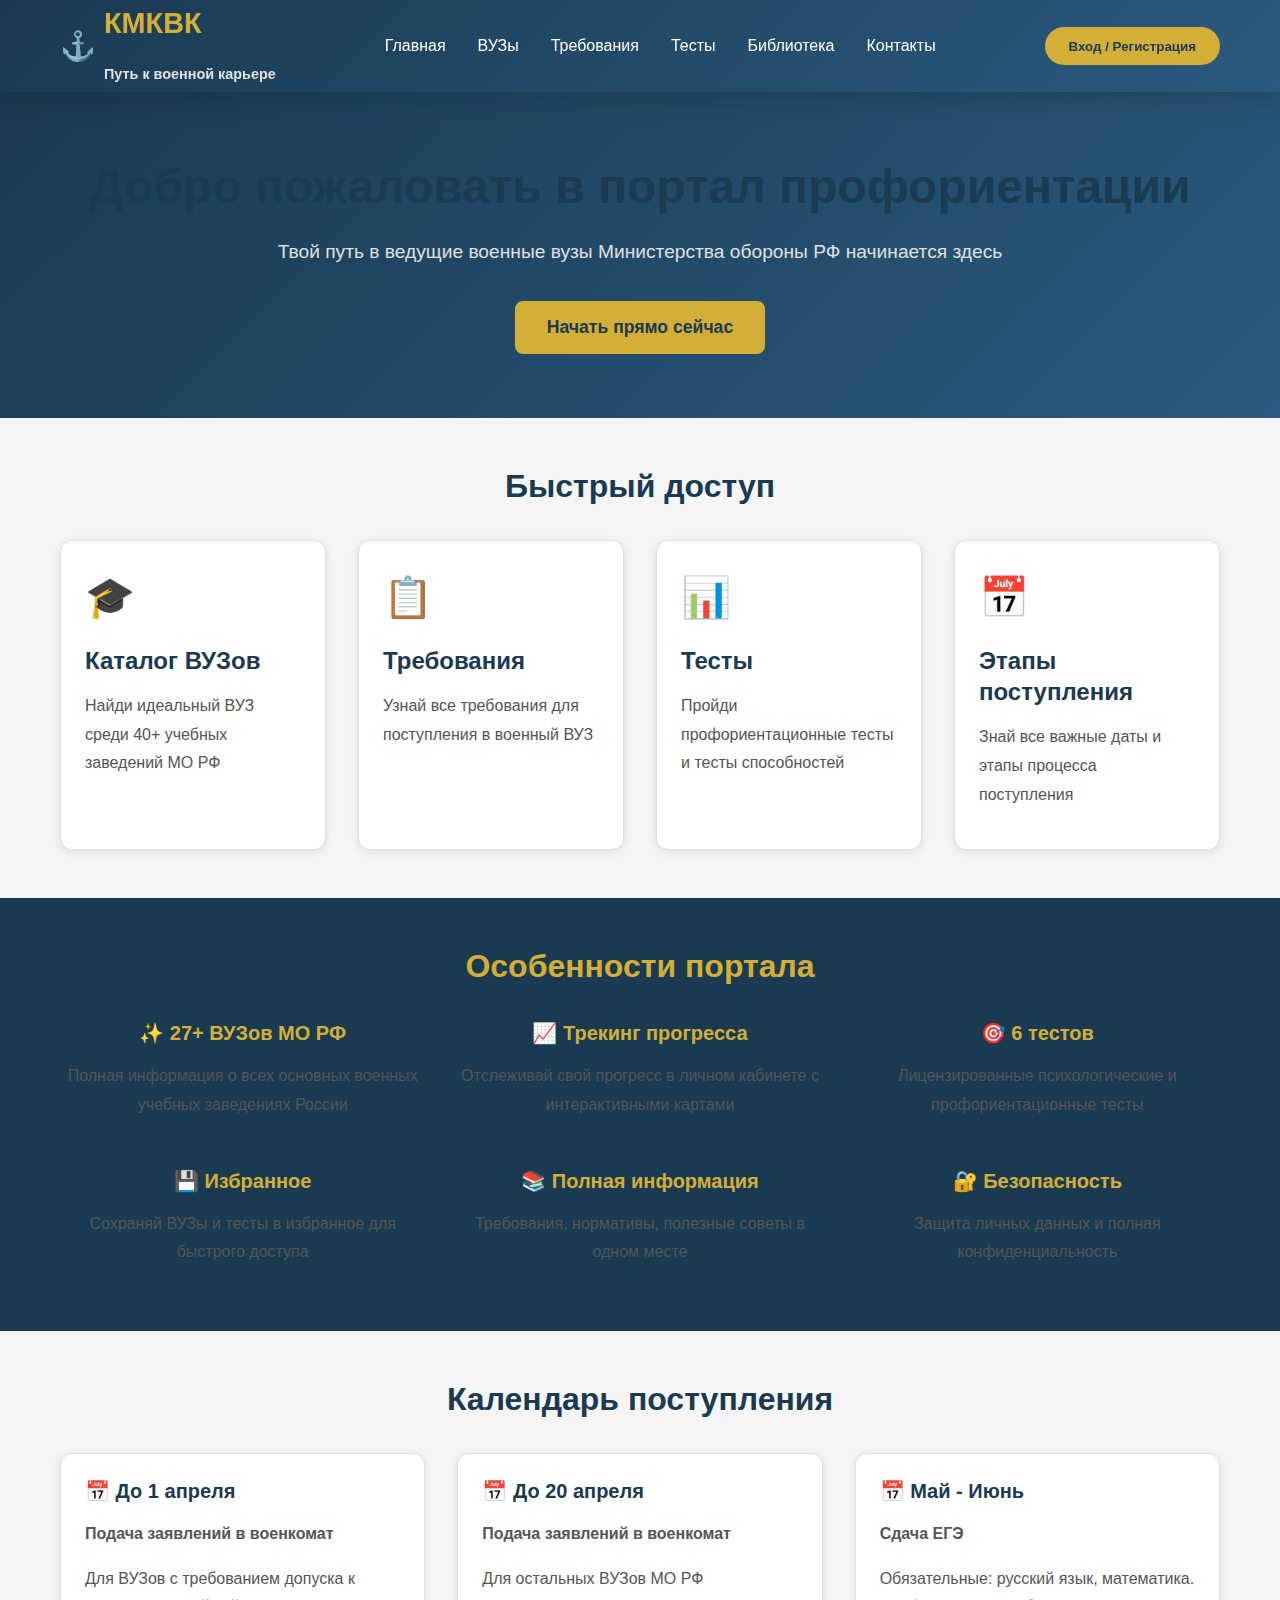
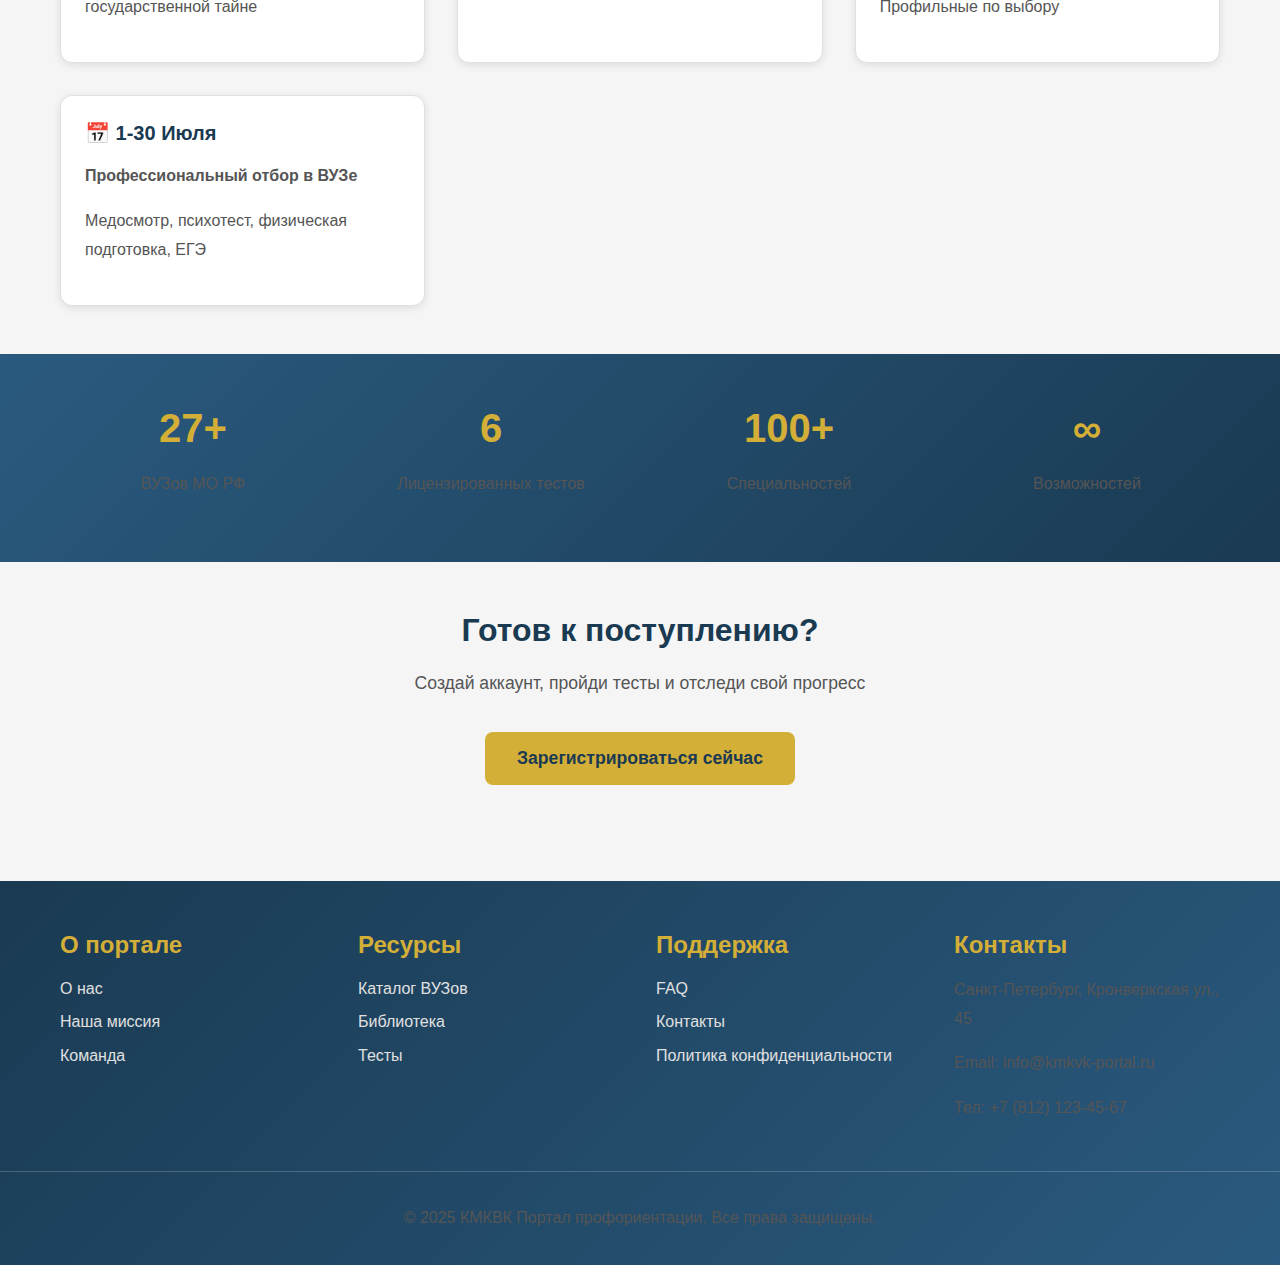
<file: index.html>
<!DOCTYPE html>
<html lang="ru">
<head>
    <meta charset="UTF-8">
    <meta name="viewport" content="width=device-width, initial-scale=1.0">
    <title>Путь к военной карьере - Портал профориентации КМКВК</title>
    <link rel="stylesheet" href="css/styles.css">
</head>
<body>
    <!-- HEADER -->
    <header>
        <nav class="container">
            <div class="logo">
                ⚓ <span>
                    <strong>КМКВК</strong><br>
                    <span class="logo-text">Путь к военной карьере</span>
                </span>
            </div>
            <ul class="nav-menu">
                <li><a href="index.html" class="nav-link">Главная</a></li>
                <li><a href="pages/vuzy.html" class="nav-link">ВУЗы</a></li>
                <li><a href="pages/requirements.html" class="nav-link">Требования</a></li>
                <li><a href="pages/tests.html" class="nav-link">Тесты</a></li>
                <li><a href="pages/library.html" class="nav-link">Библиотека</a></li>
                <li><a href="pages/contacts.html" class="nav-link">Контакты</a></li>
            </ul>
            <div class="user-menu">
                <button class="btn-profile" id="profileBtn" onclick="document.getElementById('authModal').classList.add('active')">
                    Вход / Регистрация
                </button>
            </div>
        </nav>
    </header>

    <!-- HERO SECTION -->
    <section class="hero" style="background: linear-gradient(135deg, #1a3a52 0%, #2a5a7f 100%); color: white; padding: 4rem 0; text-align: center;">
        <div class="container">
            <h1 style="font-size: 3rem; margin-bottom: 1rem;">Добро пожаловать в портал профориентации</h1>
            <p style="font-size: 1.2rem; margin-bottom: 2rem; color: #e0e0e0;">
                Твой путь в ведущие военные вузы Министерства обороны РФ начинается здесь
            </p>
            <button class="btn btn-accent btn-large" onclick="document.getElementById('authModal').classList.add('active')">
                Начать прямо сейчас
            </button>
        </div>
    </section>

    <!-- QUICK ACCESS -->
    <section style="padding: 3rem 0;">
        <div class="container">
            <h2 style="text-align: center; margin-bottom: 2rem;">Быстрый доступ</h2>
            <div class="grid grid-4">
                <a href="pages/vuzy.html" class="card" style="text-decoration: none;">
                    <div style="font-size: 2.5rem; margin-bottom: 1rem;">🎓</div>
                    <h3>Каталог ВУЗов</h3>
                    <p>Найди идеальный ВУЗ среди 40+ учебных заведений МО РФ</p>
                </a>
                <a href="pages/requirements.html" class="card" style="text-decoration: none;">
                    <div style="font-size: 2.5rem; margin-bottom: 1rem;">📋</div>
                    <h3>Требования</h3>
                    <p>Узнай все требования для поступления в военный ВУЗ</p>
                </a>
                <a href="pages/tests.html" class="card" style="text-decoration: none;">
                    <div style="font-size: 2.5rem; margin-bottom: 1rem;">📊</div>
                    <h3>Тесты</h3>
                    <p>Пройди профориентационные тесты и тесты способностей</p>
                </a>
                <a href="pages/timeline.html" class="card" style="text-decoration: none;">
                    <div style="font-size: 2.5rem; margin-bottom: 1rem;">📅</div>
                    <h3>Этапы поступления</h3>
                    <p>Знай все важные даты и этапы процесса поступления</p>
                </a>
            </div>
        </div>
    </section>

    <!-- FEATURES -->
    <section style="background-color: var(--primary); color: white; padding: 3rem 0;">
        <div class="container">
            <h2 style="text-align: center; color: var(--accent); margin-bottom: 2rem;">Особенности портала</h2>
            <div class="grid grid-3">
                <div style="text-align: center;">
                    <h4 style="color: var(--accent); margin-bottom: 1rem;">✨ 27+ ВУЗов МО РФ</h4>
                    <p>Полная информация о всех основных военных учебных заведениях России</p>
                </div>
                <div style="text-align: center;">
                    <h4 style="color: var(--accent); margin-bottom: 1rem;">📈 Трекинг прогресса</h4>
                    <p>Отслеживай свой прогресс в личном кабинете с интерактивными картами</p>
                </div>
                <div style="text-align: center;">
                    <h4 style="color: var(--accent); margin-bottom: 1rem;">🎯 6 тестов</h4>
                    <p>Лицензированные психологические и профориентационные тесты</p>
                </div>
                <div style="text-align: center;">
                    <h4 style="color: var(--accent); margin-bottom: 1rem;">💾 Избранное</h4>
                    <p>Сохраняй ВУЗы и тесты в избранное для быстрого доступа</p>
                </div>
                <div style="text-align: center;">
                    <h4 style="color: var(--accent); margin-bottom: 1rem;">📚 Полная информация</h4>
                    <p>Требования, нормативы, полезные советы в одном месте</p>
                </div>
                <div style="text-align: center;">
                    <h4 style="color: var(--accent); margin-bottom: 1rem;">🔐 Безопасность</h4>
                    <p>Защита личных данных и полная конфиденциальность</p>
                </div>
            </div>
        </div>
    </section>

    <!-- CALENDAR SECTION -->
    <section style="padding: 3rem 0;">
        <div class="container">
            <h2 style="text-align: center; margin-bottom: 2rem;">Календарь поступления</h2>
            <div class="grid grid-2">
                <div class="card">
                    <h4 style="color: var(--primary); margin-bottom: 1rem;">📅 До 1 апреля</h4>
                    <p><strong>Подача заявлений в военкомат</strong></p>
                    <p class="text-secondary">Для ВУЗов с требованием допуска к государственной тайне</p>
                </div>
                <div class="card">
                    <h4 style="color: var(--primary); margin-bottom: 1rem;">📅 До 20 апреля</h4>
                    <p><strong>Подача заявлений в военкомат</strong></p>
                    <p class="text-secondary">Для остальных ВУЗов МО РФ</p>
                </div>
                <div class="card">
                    <h4 style="color: var(--primary); margin-bottom: 1rem;">📅 Май - Июнь</h4>
                    <p><strong>Сдача ЕГЭ</strong></p>
                    <p class="text-secondary">Обязательные: русский язык, математика. Профильные по выбору</p>
                </div>
                <div class="card">
                    <h4 style="color: var(--primary); margin-bottom: 1rem;">📅 1-30 Июля</h4>
                    <p><strong>Профессиональный отбор в ВУЗе</strong></p>
                    <p class="text-secondary">Медосмотр, психотест, физическая подготовка, ЕГЭ</p>
                </div>
            </div>
        </div>
    </section>

    <!-- STATS SECTION -->
    <section style="background: linear-gradient(135deg, #2a5a7f 0%, #1a3a52 100%); color: white; padding: 3rem 0; text-align: center;">
        <div class="container">
            <div class="grid grid-4">
                <div>
                    <h3 style="font-size: 2.5rem; color: var(--accent);">27+</h3>
                    <p>ВУЗов МО РФ</p>
                </div>
                <div>
                    <h3 style="font-size: 2.5rem; color: var(--accent);">6</h3>
                    <p>Лицензированных тестов</p>
                </div>
                <div>
                    <h3 style="font-size: 2.5rem; color: var(--accent);">100+</h3>
                    <p>Специальностей</p>
                </div>
                <div>
                    <h3 style="font-size: 2.5rem; color: var(--accent);">∞</h3>
                    <p>Возможностей</p>
                </div>
            </div>
        </div>
    </section>

    <!-- CTA SECTION -->
    <section style="background-color: var(--background); padding: 3rem 0; text-align: center;">
        <div class="container">
            <h2 style="margin-bottom: 1rem;">Готов к поступлению?</h2>
            <p style="font-size: 1.1rem; margin-bottom: 2rem; color: var(--text-secondary);">
                Создай аккаунт, пройди тесты и отследи свой прогресс
            </p>
            <button class="btn btn-accent btn-large" onclick="document.getElementById('authModal').classList.add('active')">
                Зарегистрироваться сейчас
            </button>
        </div>
    </section>

    <!-- AUTHENTICATION MODAL -->
    <div id="authModal" class="modal">
        <div class="modal-content" style="max-width: 450px;">
            <span class="modal-close" onclick="Utils.closeModal('authModal')">&times;</span>

            <div style="text-align: center; margin-bottom: 2rem;">
                <h2>Вход / Регистрация</h2>
                <p class="text-secondary">Создай свой профиль на портале</p>
            </div>

            <div class="tabs" style="margin-bottom: 2rem;">
                <button class="tab-btn active" data-tab="login" onclick="event.target.classList.add('active'); document.querySelector('[data-tab=register]').classList.remove('active'); document.getElementById('loginForm').style.display='block'; document.getElementById('registerForm').style.display='none';">
                    Вход
                </button>
                <button class="tab-btn" data-tab="register" onclick="event.target.classList.add('active'); document.querySelector('[data-tab=login]').classList.remove('active'); document.getElementById('loginForm').style.display='none'; document.getElementById('registerForm').style.display='block';">
                    Регистрация
                </button>
            </div>

            <!-- Login Form -->
            <form id="loginForm" onsubmit="handleLogin(event)">
                <div class="form-group">
                    <label for="loginEmail">Email:</label>
                    <input type="email" id="loginEmail" name="email" required placeholder="example@mail.com">
                </div>
                <div class="form-group">
                    <label for="loginPassword">Пароль:</label>
                    <input type="password" id="loginPassword" name="password" required placeholder="••••••••">
                </div>
                <button type="submit" class="btn btn-primary" style="width: 100%; margin-top: 1rem;">
                    Войти
                </button>
            </form>

            <!-- Register Form -->
            <form id="registerForm" style="display: none;" onsubmit="handleRegister(event)">
                <div class="form-group">
                    <label for="regName">Имя:</label>
                    <input type="text" id="regName" name="name" required placeholder="Иван Петров">
                </div>
                <div class="form-group">
                    <label for="regEmail">Email:</label>
                    <input type="email" id="regEmail" name="email" required placeholder="example@mail.com">
                </div>
                <div class="form-group">
                    <label for="regPassword">Пароль:</label>
                    <input type="password" id="regPassword" name="password" required placeholder="••••••••">
                </div>
                <div class="form-group">
                    <label for="regPassword2">Подтвердить пароль:</label>
                    <input type="password" id="regPassword2" name="password2" required placeholder="••••••••">
                </div>
                <button type="submit" class="btn btn-primary" style="width: 100%; margin-top: 1rem;">
                    Зарегистрироваться
                </button>
            </form>
        </div>
    </div>

    <!-- FOOTER -->
    <footer>
        <div class="container footer-content">
            <div class="footer-section">
                <h3>О портале</h3>
                <ul>
                    <li><a href="#about">О нас</a></li>
                    <li><a href="#mission">Наша миссия</a></li>
                    <li><a href="#team">Команда</a></li>
                </ul>
            </div>
            <div class="footer-section">
                <h3>Ресурсы</h3>
                <ul>
                    <li><a href="pages/vuzy.html">Каталог ВУЗов</a></li>
                    <li><a href="pages/library.html">Библиотека</a></li>
                    <li><a href="pages/tests.html">Тесты</a></li>
                </ul>
            </div>
            <div class="footer-section">
                <h3>Поддержка</h3>
                <ul>
                    <li><a href="pages/faq.html">FAQ</a></li>
                    <li><a href="pages/contacts.html">Контакты</a></li>
                    <li><a href="#privacy">Политика конфиденциальности</a></li>
                </ul>
            </div>
            <div class="footer-section">
                <h3>Контакты</h3>
                <p>Санкт-Петербург, Кронверкская ул., 45</p>
                <p>Email: info@kmkvk-portal.ru</p>
                <p>Тел: +7 (812) 123-45-67</p>
            </div>
        </div>
        <div class="footer-bottom">
            <p>&copy; 2025 КМКВК Портал профориентации. Все права защищены.</p>
        </div>
    </footer>

    <script src="js/app.js"></script>
    <script>
        function handleLogin(e) {
            e.preventDefault();
            const email = document.getElementById('loginEmail').value;
            const password = document.getElementById('loginPassword').value;

            if (AppState.login(email, password)) {
                Utils.showNotification('Вы успешно вошли!', 'success');
                Utils.closeModal('authModal');
                setTimeout(() => {
                    window.location.href = 'pages/profile.html';
                }, 1000);
            }
        }

        function handleRegister(e) {
            e.preventDefault();
            const name = document.getElementById('regName').value;
            const email = document.getElementById('regEmail').value;
            const password = document.getElementById('regPassword').value;
            const password2 = document.getElementById('regPassword2').value;

            if (password !== password2) {
                Utils.showNotification('Пароли не совпадают!', 'danger');
                return;
            }

            if (AppState.login(email, password)) {
                AppState.currentUser.name = name;
                AppState.saveToLocalStorage();
                Utils.showNotification('Вы успешно зарегистрировались!', 'success');
                Utils.closeModal('authModal');
                setTimeout(() => {
                    window.location.href = 'pages/profile.html';
                }, 1000);
            }
        }
    </script>
</body>
</html>
</file>
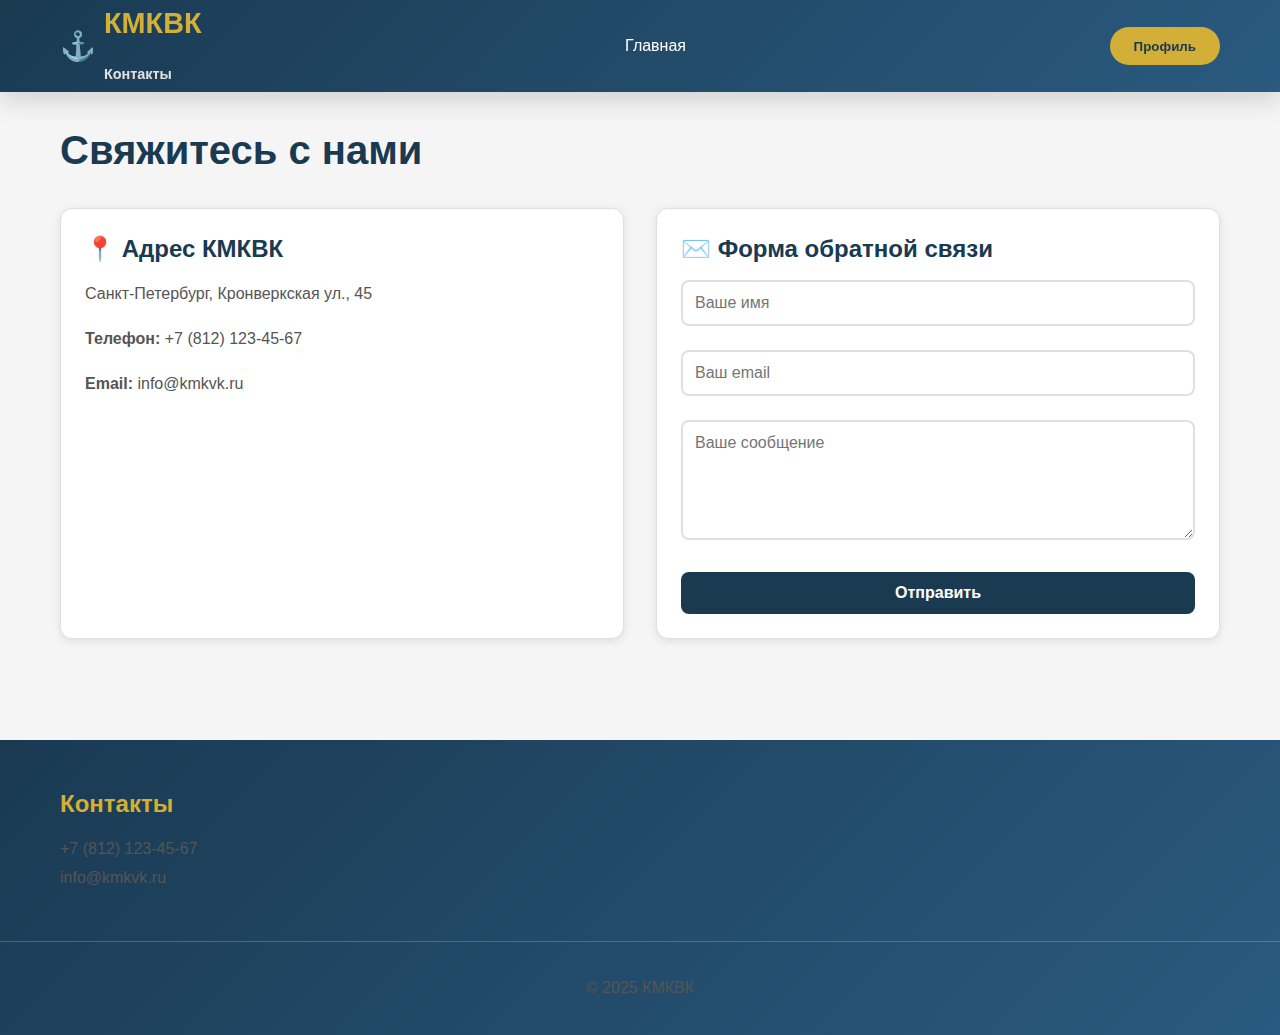
<file: contacts.html>
<!DOCTYPE html>
<html lang="ru">
<head>
    <meta charset="UTF-8">
    <meta name="viewport" content="width=device-width, initial-scale=1.0">
    <title>Контакты - Портал КМКВК</title>
    <link rel="stylesheet" href="../css/styles.css">
</head>
<body>
    <header>
        <nav class="container">
            <div class="logo">⚓ <span><strong>КМКВК</strong><br><span class="logo-text">Контакты</span></span></div>
            <ul class="nav-menu">
                <li><a href="../index.html" class="nav-link">Главная</a></li>
            </ul>
            <div class="user-menu">
                <button class="btn-profile" id="profileBtn">Профиль</button>
            </div>
        </nav>
    </header>

    <main style="padding: 2rem 0; min-height: 600px;">
        <div class="container">
            <h1 style="margin-bottom: 2rem;">Свяжитесь с нами</h1>
            <div class="grid grid-2">
                <div class="card">
                    <h3>📍 Адрес КМКВК</h3>
                    <p>Санкт-Петербург, Кронверкская ул., 45</p>
                    <p style="margin-top: 1rem;"><strong>Телефон:</strong> +7 (812) 123-45-67</p>
                    <p><strong>Email:</strong> info@kmkvk.ru</p>
                </div>
                <div class="card">
                    <h3>✉️ Форма обратной связи</h3>
                    <form>
                        <div class="form-group">
                            <input type="text" placeholder="Ваше имя" required>
                        </div>
                        <div class="form-group">
                            <input type="email" placeholder="Ваш email" required>
                        </div>
                        <div class="form-group">
                            <textarea placeholder="Ваше сообщение" required></textarea>
                        </div>
                        <button type="submit" class="btn btn-primary" style="width: 100%;">Отправить</button>
                    </form>
                </div>
            </div>
        </div>
    </main>

    <footer>
        <div class="container footer-content">
            <div class="footer-section"><h3>Контакты</h3><p>+7 (812) 123-45-67<br>info@kmkvk.ru</p></div>
        </div>
        <div class="footer-bottom"><p>&copy; 2025 КМКВК</p></div>
    </footer>

    <script src="../js/app.js"></script>
</body>
</html>
</file>
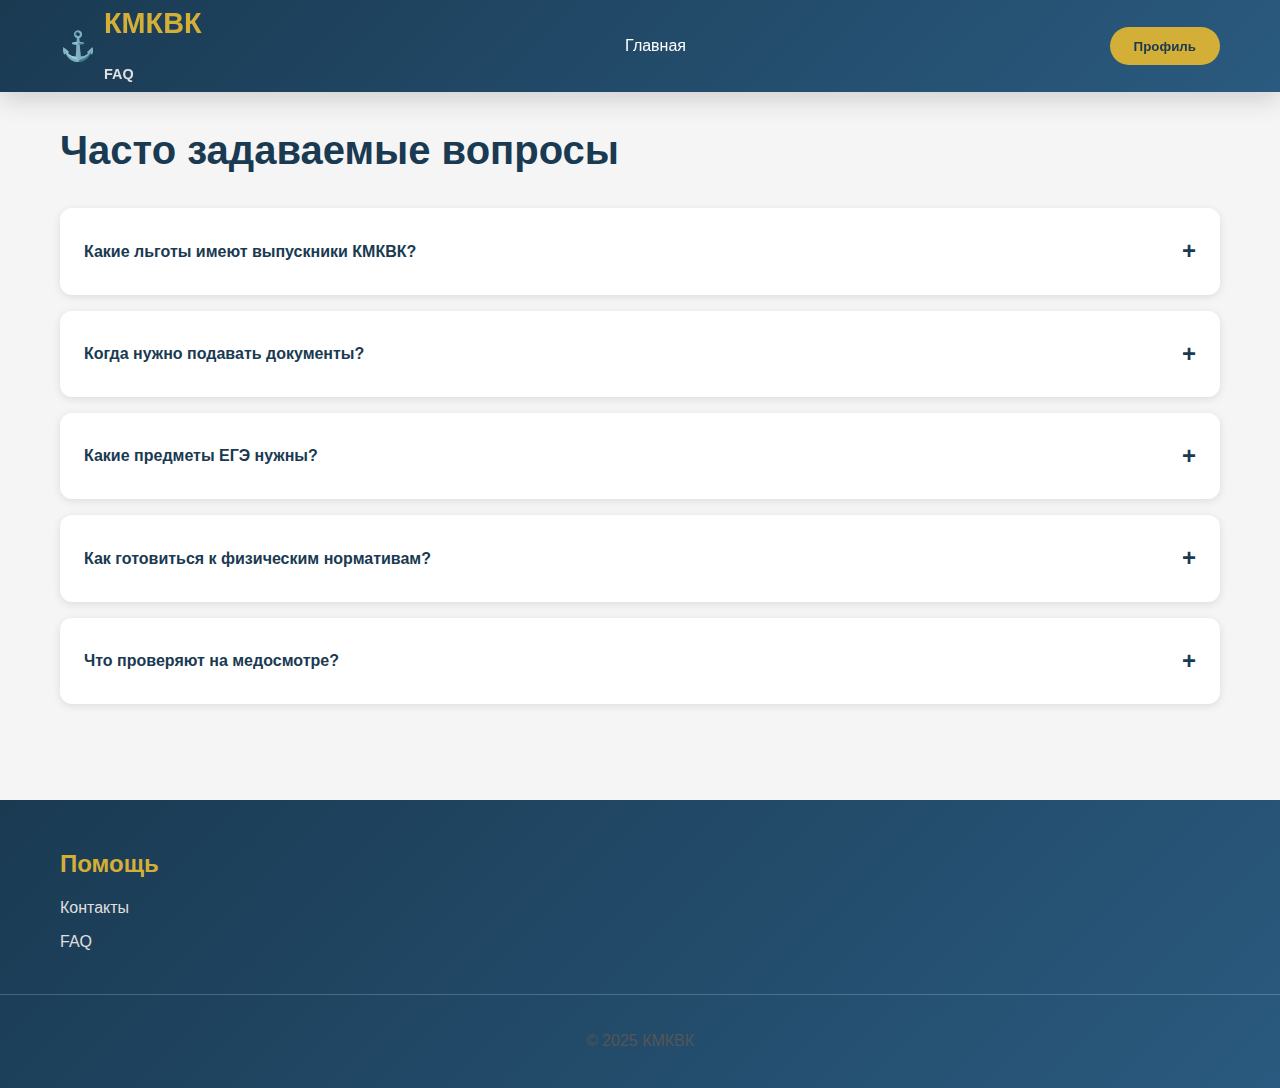
<file: faq.html>
<!DOCTYPE html>
<html lang="ru">
<head>
    <meta charset="UTF-8">
    <meta name="viewport" content="width=device-width, initial-scale=1.0">
    <title>Часто задаваемые вопросы - Портал КМКВК</title>
    <link rel="stylesheet" href="../css/styles.css">
    <style>
        .faq-item {
            margin-bottom: 1rem;
            background-color: var(--surface);
            border-radius: 12px;
            box-shadow: var(--shadow);
        }

        .faq-question {
            padding: 1.5rem;
            cursor: pointer;
            display: flex;
            justify-content: space-between;
            align-items: center;
            font-weight: 600;
            color: var(--primary);
        }

        .faq-question:hover {
            background-color: var(--background);
        }

        .faq-answer {
            max-height: 0;
            overflow: hidden;
            transition: max-height 0.3s ease;
        }

        .faq-answer.open {
            max-height: 500px;
            padding: 0 1.5rem 1.5rem 1.5rem;
        }
    </style>
</head>
<body>
    <header>
        <nav class="container">
            <div class="logo">⚓ <span><strong>КМКВК</strong><br><span class="logo-text">FAQ</span></span></div>
            <ul class="nav-menu">
                <li><a href="../index.html" class="nav-link">Главная</a></li>
            </ul>
            <div class="user-menu">
                <button class="btn-profile" id="profileBtn">Профиль</button>
            </div>
        </nav>
    </header>

    <main style="padding: 2rem 0; min-height: 600px;">
        <div class="container">
            <h1 style="margin-bottom: 2rem;">Часто задаваемые вопросы</h1>

            <div class="faq-item">
                <div class="faq-question" onclick="toggleFAQ(this)">
                    <span>Какие льготы имеют выпускники КМКВК?</span>
                    <span style="font-size: 1.5rem;">+</span>
                </div>
                <div class="faq-answer">
                    <p>Выпускники КМКВК имеют право на льготное поступление без экзаменов в военные ВУЗы МО РФ и приоритет при равных баллах с другими кандидатами.</p>
                </div>
            </div>

            <div class="faq-item">
                <div class="faq-question" onclick="toggleFAQ(this)">
                    <span>Когда нужно подавать документы?</span>
                    <span style="font-size: 1.5rem;">+</span>
                </div>
                <div class="faq-answer">
                    <p>Документы подаются в военкомат до 1 апреля (для ВУЗов с гостайной) или до 20 апреля (для остальных ВУЗов).</p>
                </div>
            </div>

            <div class="faq-item">
                <div class="faq-question" onclick="toggleFAQ(this)">
                    <span>Какие предметы ЕГЭ нужны?</span>
                    <span style="font-size: 1.5rem;">+</span>
                </div>
                <div class="faq-answer">
                    <p>Обязательные: русский язык и математика (профильная). Дополнительные зависят от специальности: физика (техи), обществознание (командные), история (гуманитарные), химия/биология (медицинские).</p>
                </div>
            </div>

            <div class="faq-item">
                <div class="faq-question" onclick="toggleFAQ(this)">
                    <span>Как готовиться к физическим нормативам?</span>
                    <span style="font-size: 1.5rem;">+</span>
                </div>
                <div class="faq-answer">
                    <p>Рекомендуется заниматься в спортклубе КМКВК под руководством тренера. Минимальные нормативы: подтягивание 12 раз, бег 100м за 15,5 сек, плавание 100м за 2:40.</p>
                </div>
            </div>

            <div class="faq-item">
                <div class="faq-question" onclick="toggleFAQ(this)">
                    <span>Что проверяют на медосмотре?</span>
                    <span style="font-size: 1.5rem;">+</span>
                </div>
                <div class="faq-answer">
                    <p>Медосмотр включает прием у 8 специалистов: терапевт, хирург, невролог, психиатр, офтальмолог, ЛОР, стоматолог, дерматолог. Требуются анализы крови, мочи, ЭКГ, флюорография.</p>
                </div>
            </div>
        </div>
    </main>

    <footer>
        <div class="container footer-content">
            <div class="footer-section"><h3>Помощь</h3><ul><li><a href="contacts.html">Контакты</a></li><li><a href="faq.html">FAQ</a></li></ul></div>
        </div>
        <div class="footer-bottom"><p>&copy; 2025 КМКВК</p></div>
    </footer>

    <script src="../js/app.js"></script>
    <script>
        function toggleFAQ(element) {
            const answer = element.nextElementSibling;
            answer.classList.toggle('open');
            element.querySelector('span:last-child').textContent = 
                answer.classList.contains('open') ? '−' : '+';
        }
    </script>
</body>
</html>
</file>
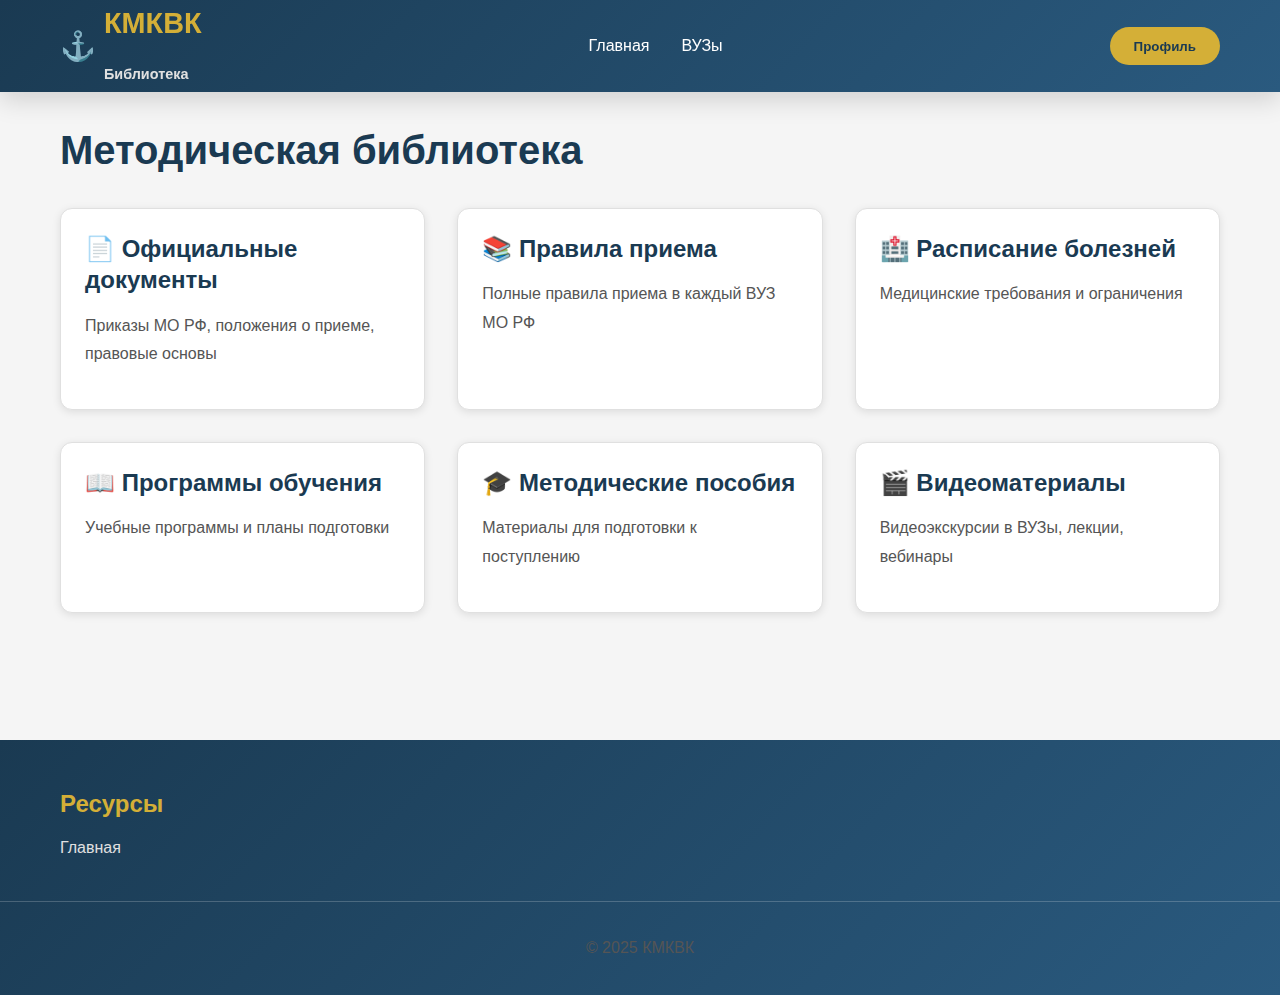
<file: library.html>
<!DOCTYPE html>
<html lang="ru">
<head>
    <meta charset="UTF-8">
    <meta name="viewport" content="width=device-width, initial-scale=1.0">
    <title>Библиотека - Портал КМКВК</title>
    <link rel="stylesheet" href="../css/styles.css">
</head>
<body>
    <header>
        <nav class="container">
            <div class="logo">⚓ <span><strong>КМКВК</strong><br><span class="logo-text">Библиотека</span></span></div>
            <ul class="nav-menu">
                <li><a href="../index.html" class="nav-link">Главная</a></li>
                <li><a href="vuzy.html" class="nav-link">ВУЗы</a></li>
            </ul>
            <div class="user-menu">
                <button class="btn-profile" id="profileBtn">Профиль</button>
            </div>
        </nav>
    </header>

    <main style="padding: 2rem 0; min-height: 600px;">
        <div class="container">
            <h1 style="margin-bottom: 2rem;">Методическая библиотека</h1>
            <div class="grid grid-3">
                <div class="card">
                    <h3>📄 Официальные документы</h3>
                    <p>Приказы МО РФ, положения о приеме, правовые основы</p>
                </div>
                <div class="card">
                    <h3>📚 Правила приема</h3>
                    <p>Полные правила приема в каждый ВУЗ МО РФ</p>
                </div>
                <div class="card">
                    <h3>🏥 Расписание болезней</h3>
                    <p>Медицинские требования и ограничения</p>
                </div>
                <div class="card">
                    <h3>📖 Программы обучения</h3>
                    <p>Учебные программы и планы подготовки</p>
                </div>
                <div class="card">
                    <h3>🎓 Методические пособия</h3>
                    <p>Материалы для подготовки к поступлению</p>
                </div>
                <div class="card">
                    <h3>🎬 Видеоматериалы</h3>
                    <p>Видеоэкскурсии в ВУЗы, лекции, вебинары</p>
                </div>
            </div>
        </div>
    </main>

    <footer>
        <div class="container footer-content">
            <div class="footer-section"><h3>Ресурсы</h3><ul><li><a href="../index.html">Главная</a></li></ul></div>
        </div>
        <div class="footer-bottom"><p>&copy; 2025 КМКВК</p></div>
    </footer>

    <script src="../js/app.js"></script>
</body>
</html>
</file>
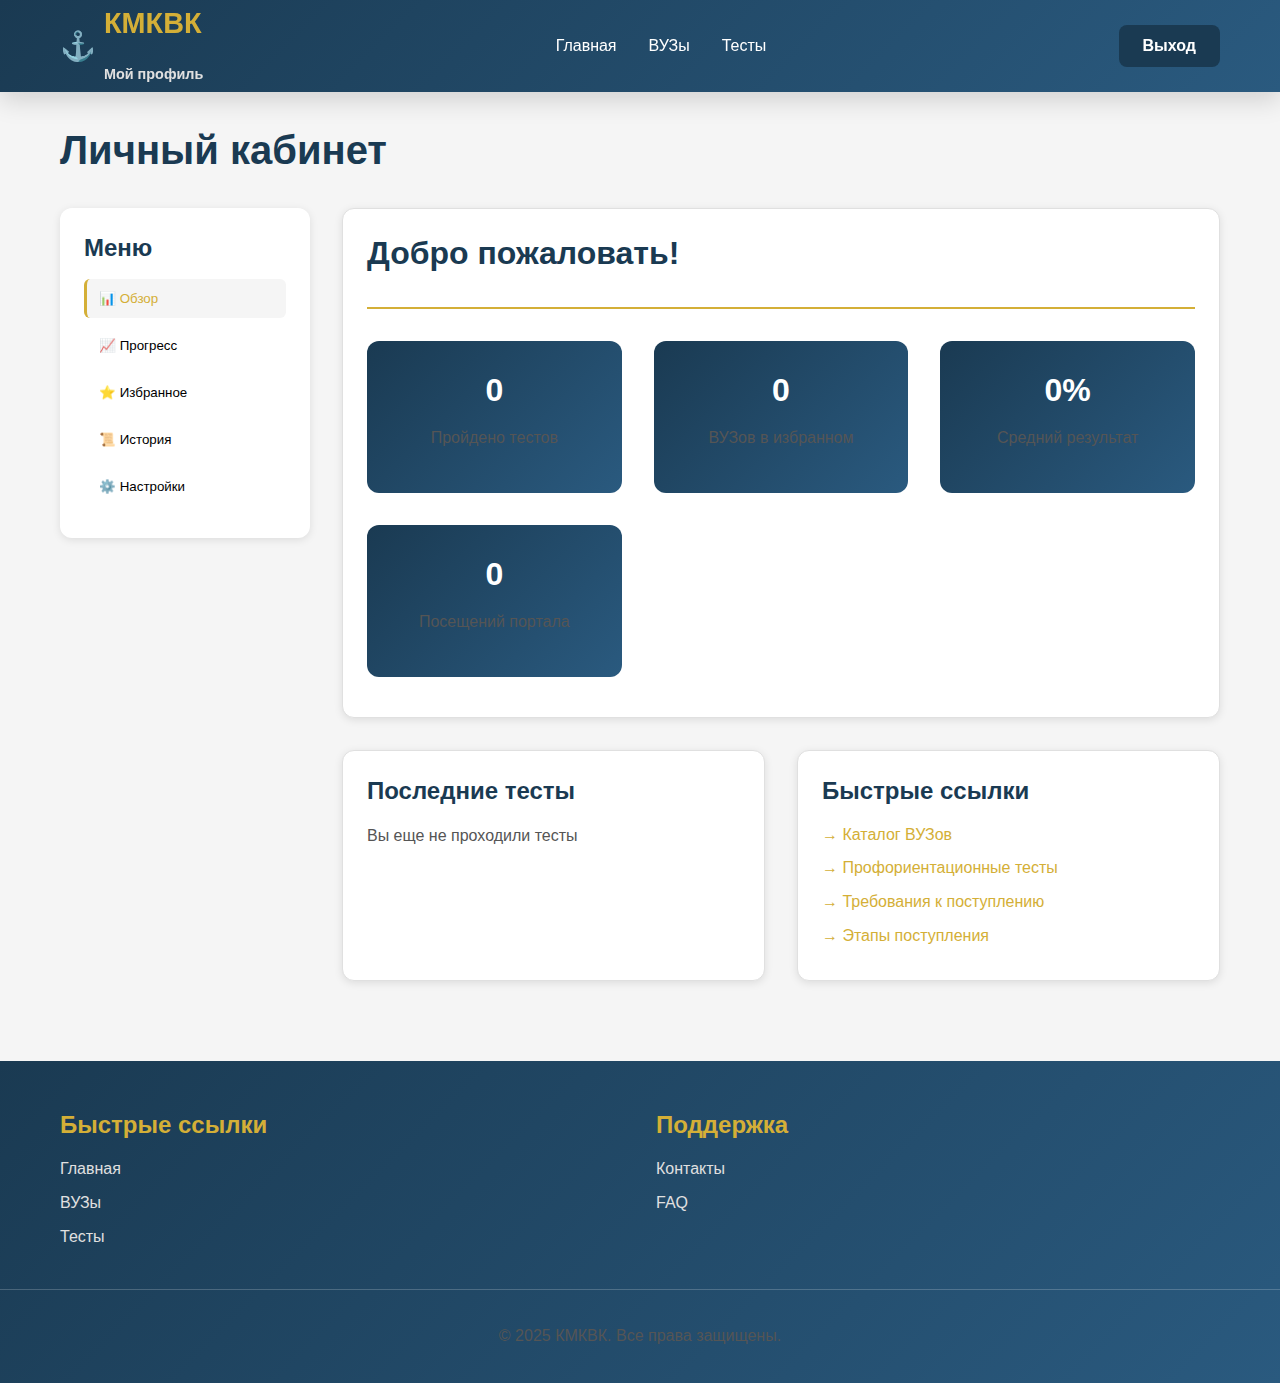
<file: profile.html>
<!DOCTYPE html>
<html lang="ru">
<head>
    <meta charset="UTF-8">
    <meta name="viewport" content="width=device-width, initial-scale=1.0">
    <title>Мой профиль - Портал КМКВК</title>
    <link rel="stylesheet" href="../css/styles.css">
    <style>
        .profile-container {
            display: grid;
            grid-template-columns: 250px 1fr;
            gap: 2rem;
        }

        .sidebar {
            background-color: var(--surface);
            border-radius: 12px;
            padding: 1.5rem;
            box-shadow: var(--shadow);
            height: fit-content;
        }

        .sidebar-menu {
            list-style: none;
        }

        .sidebar-menu li {
            margin-bottom: 0.5rem;
        }

        .sidebar-menu button {
            width: 100%;
            padding: 0.75rem;
            background: none;
            border: none;
            text-align: left;
            cursor: pointer;
            border-radius: 6px;
            transition: var(--transition);
            border-left: 3px solid transparent;
        }

        .sidebar-menu button:hover,
        .sidebar-menu button.active {
            background-color: var(--background);
            border-left-color: var(--accent);
            color: var(--accent);
        }

        .content-section {
            display: none;
        }

        .content-section.active {
            display: block;
        }

        .stat-card {
            background: linear-gradient(135deg, var(--primary), var(--secondary));
            color: white;
            padding: 1.5rem;
            border-radius: 12px;
            text-align: center;
        }

        .stat-value {
            font-size: 2rem;
            font-weight: 700;
            margin-bottom: 0.5rem;
        }

        .progress-bar {
            width: 100%;
            height: 8px;
            background-color: var(--border);
            border-radius: 4px;
            overflow: hidden;
            margin-top: 0.5rem;
        }

        .progress-fill {
            height: 100%;
            background: linear-gradient(90deg, var(--primary), var(--accent));
            transition: width 0.3s ease;
        }

        .history-item {
            padding: 1rem;
            border-left: 4px solid var(--accent);
            background-color: var(--background);
            border-radius: 4px;
            margin-bottom: 1rem;
        }

        .history-date {
            font-size: 0.85rem;
            color: var(--text-secondary);
        }

        @media (max-width: 768px) {
            .profile-container {
                grid-template-columns: 1fr;
            }
            .sidebar {
                display: grid;
                grid-template-columns: repeat(auto-fit, minmax(150px, 1fr));
                gap: 1rem;
                height: auto;
            }
            .sidebar-menu {
                display: contents;
            }
        }
    </style>
</head>
<body>
    <!-- HEADER -->
    <header>
        <nav class="container">
            <div class="logo">⚓ <span><strong>КМКВК</strong><br><span class="logo-text">Мой профиль</span></span></div>
            <ul class="nav-menu">
                <li><a href="../index.html" class="nav-link">Главная</a></li>
                <li><a href="vuzy.html" class="nav-link">ВУЗы</a></li>
                <li><a href="tests.html" class="nav-link">Тесты</a></li>
            </ul>
            <div class="user-menu">
                <button class="btn btn-primary" onclick="AppState.logout()">Выход</button>
            </div>
        </nav>
    </header>

    <!-- MAIN -->
    <main style="padding: 2rem 0; min-height: 600px;">
        <div class="container">
            <h1 style="margin-bottom: 2rem;">Личный кабинет</h1>

            <div class="profile-container">
                <!-- SIDEBAR -->
                <div class="sidebar">
                    <h3 style="margin-bottom: 1rem;">Меню</h3>
                    <ul class="sidebar-menu">
                        <li><button class="sidebar-btn active" onclick="switchSection('overview')">📊 Обзор</button></li>
                        <li><button class="sidebar-btn" onclick="switchSection('progress')">📈 Прогресс</button></li>
                        <li><button class="sidebar-btn" onclick="switchSection('favorites')">⭐ Избранное</button></li>
                        <li><button class="sidebar-btn" onclick="switchSection('history')">📜 История</button></li>
                        <li><button class="sidebar-btn" onclick="switchSection('settings')">⚙️ Настройки</button></li>
                    </ul>
                </div>

                <!-- MAIN CONTENT -->
                <div class="main-content">
                    <!-- OVERVIEW SECTION -->
                    <div id="overview" class="content-section active">
                        <div class="card" style="margin-bottom: 2rem;">
                            <div class="card-header">
                                <h2>Добро пожаловать!</h2>
                            </div>
                            <div class="card-body">
                                <p id="welcomeText"></p>
                                <div class="grid grid-4" style="margin-top: 2rem;">
                                    <div class="stat-card">
                                        <div class="stat-value" id="testCount">0</div>
                                        <p>Пройдено тестов</p>
                                    </div>
                                    <div class="stat-card">
                                        <div class="stat-value" id="favoriteCount">0</div>
                                        <p>ВУЗов в избранном</p>
                                    </div>
                                    <div class="stat-card">
                                        <div class="stat-value" id="avgScore">0%</div>
                                        <p>Средний результат</p>
                                    </div>
                                    <div class="stat-card">
                                        <div class="stat-value" id="visitCount">0</div>
                                        <p>Посещений портала</p>
                                    </div>
                                </div>
                            </div>
                        </div>

                        <div class="grid grid-2">
                            <div class="card">
                                <h3>Последние тесты</h3>
                                <div id="recentTests">
                                    <p class="text-secondary">Вы еще не проходили тесты</p>
                                </div>
                            </div>
                            <div class="card">
                                <h3>Быстрые ссылки</h3>
                                <ul style="list-style: none;">
                                    <li style="margin-bottom: 0.5rem;"><a href="vuzy.html">→ Каталог ВУЗов</a></li>
                                    <li style="margin-bottom: 0.5rem;"><a href="tests.html">→ Профориентационные тесты</a></li>
                                    <li style="margin-bottom: 0.5rem;"><a href="requirements.html">→ Требования к поступлению</a></li>
                                    <li style="margin-bottom: 0.5rem;"><a href="timeline.html">→ Этапы поступления</a></li>
                                </ul>
                            </div>
                        </div>
                    </div>

                    <!-- PROGRESS SECTION -->
                    <div id="progress" class="content-section">
                        <div class="card">
                            <h2>Ваш прогресс</h2>
                            <div style="margin-top: 2rem;">
                                <h4 style="margin-bottom: 1rem;">Прогресс по тестам</h4>
                                <div style="margin-bottom: 2rem;">
                                    <p>Тест Холланда</p>
                                    <div class="progress-bar">
                                        <div class="progress-fill" style="width: 0%;"></div>
                                    </div>
                                </div>
                                <div style="margin-bottom: 2rem;">
                                    <p>Психологические тесты</p>
                                    <div class="progress-bar">
                                        <div class="progress-fill" style="width: 0%;"></div>
                                    </div>
                                </div>
                                <div style="margin-bottom: 2rem;">
                                    <p>Общие интеллектуальные способности</p>
                                    <div class="progress-bar">
                                        <div class="progress-fill" style="width: 0%;"></div>
                                    </div>
                                </div>
                            </div>

                            <div style="margin-top: 2rem; padding-top: 1rem; border-top: 1px solid var(--border);">
                                <h4 style="margin-bottom: 1rem;">Интерактивная карта компетенций</h4>
                                <svg width="100%" height="300" viewBox="0 0 400 300">
                                    <!-- Радарная диаграмма (упрощенная версия) -->
                                    <circle cx="200" cy="150" r="100" fill="none" stroke="var(--border)" stroke-width="1"/>
                                    <circle cx="200" cy="150" r="70" fill="none" stroke="var(--border)" stroke-width="1"/>
                                    <circle cx="200" cy="150" r="40" fill="none" stroke="var(--border)" stroke-width="1"/>

                                    <!-- Оси -->
                                    <line x1="200" y1="50" x2="200" y2="250" stroke="var(--border)" stroke-width="1"/>
                                    <line x1="100" y1="150" x2="300" y2="150" stroke="var(--border)" stroke-width="1"/>

                                    <!-- Данные -->
                                    <polygon points="200,100 270,120 260,190 200,200 140,190 130,120" fill="rgba(212,175,55,0.2)" stroke="var(--accent)" stroke-width="2"/>

                                    <!-- Метки -->
                                    <text x="200" y="30" text-anchor="middle" font-size="12" fill="var(--text-secondary)">Лидерство</text>
                                    <text x="310" y="155" text-anchor="start" font-size="12" fill="var(--text-secondary)">Аналитика</text>
                                    <text x="200" y="270" text-anchor="middle" font-size="12" fill="var(--text-secondary)">Коммуникация</text>
                                    <text x="90" y="155" text-anchor="end" font-size="12" fill="var(--text-secondary)">Адаптивность</text>
                                </svg>
                            </div>
                        </div>
                    </div>

                    <!-- FAVORITES SECTION -->
                    <div id="favorites" class="content-section">
                        <div class="card">
                            <h2>Избранные ВУЗы</h2>
                            <div id="favoritesList" style="margin-top: 1rem;">
                                <p class="text-secondary">У вас нет ВУЗов в избранном</p>
                            </div>
                        </div>
                    </div>

                    <!-- HISTORY SECTION -->
                    <div id="history" class="content-section">
                        <div class="card">
                            <h2>История активности</h2>
                            <div id="historyList" style="margin-top: 1rem;">
                                <p class="text-secondary">История пуста</p>
                            </div>
                        </div>
                    </div>

                    <!-- SETTINGS SECTION -->
                    <div id="settings" class="content-section">
                        <div class="card">
                            <h2>Настройки аккаунта</h2>
                            <form style="margin-top: 1rem;">
                                <div class="form-group">
                                    <label for="userEmail">Email:</label>
                                    <input type="email" id="userEmail" disabled>
                                </div>
                                <div class="form-group">
                                    <label for="userName">Имя:</label>
                                    <input type="text" id="userName">
                                </div>
                                <div class="form-group">
                                    <label for="notificationToggle">
                                        <input type="checkbox" id="notificationToggle" checked> Получать уведомления
                                    </label>
                                </div>
                                <button type="button" class="btn btn-primary" onclick="saveSettings()">Сохранить</button>
                                <button type="button" class="btn btn-outline" onclick="AppState.logout()">Выход из аккаунта</button>
                            </form>
                        </div>
                    </div>
                </div>
            </div>
        </div>
    </main>

    <!-- FOOTER -->
    <footer>
        <div class="container footer-content">
            <div class="footer-section">
                <h3>Быстрые ссылки</h3>
                <ul>
                    <li><a href="../index.html">Главная</a></li>
                    <li><a href="vuzy.html">ВУЗы</a></li>
                    <li><a href="tests.html">Тесты</a></li>
                </ul>
            </div>
            <div class="footer-section">
                <h3>Поддержка</h3>
                <ul>
                    <li><a href="contacts.html">Контакты</a></li>
                    <li><a href="faq.html">FAQ</a></li>
                </ul>
            </div>
        </div>
        <div class="footer-bottom">
            <p>&copy; 2025 КМКВК. Все права защищены.</p>
        </div>
    </footer>

    <script src="../js/app.js"></script>
    <script>
        // Проверка авторизации
        if (!AppState.isLoggedIn) {
            window.location.href = '../index.html';
        }

        // Инициализация профиля
        function initProfile() {
            if (!AppState.currentUser) return;

            document.getElementById('welcomeText').textContent = 
                'Добро пожаловать, ' + AppState.currentUser.name + '! ';
            document.getElementById('userEmail').value = AppState.currentUser.email;
            document.getElementById('userName').value = AppState.currentUser.name;

            // Обновляем статистику
            updateStats();
            updateHistory();
            updateFavorites();
        }

        function updateStats() {
            document.getElementById('testCount').textContent = AppState.userProgress.tests.length;
            document.getElementById('favoriteCount').textContent = AppState.userProgress.favoriteVuzy.length;

            const totalScore = Object.values(AppState.userProgress.testResults)
                .reduce((sum, test) => sum + (test.score || 0), 0);
            const avgScore = AppState.userProgress.tests.length > 0 
                ? Math.round(totalScore / AppState.userProgress.tests.length) 
                : 0;
            document.getElementById('avgScore').textContent = avgScore + '%';

            document.getElementById('visitCount').textContent = AppState.userProgress.history.length;
        }

        function updateHistory() {
            const historyList = document.getElementById('historyList');
            if (AppState.userProgress.history.length === 0) {
                historyList.innerHTML = '<p class="text-secondary">История пуста</p>';
                return;
            }

            historyList.innerHTML = AppState.userProgress.history
                .slice(-10)
                .reverse()
                .map(item => `
                    <div class="history-item">
                        <p><strong>${item.action}</strong></p>
                        <p class="text-secondary">${item.details}</p>
                        <p class="history-date">${Utils.formatDate(item.timestamp)}</p>
                    </div>
                `).join('');
        }

        function updateFavorites() {
            // Здесь можно загрузить информацию об избранных ВУЗах
            const favoritesList = document.getElementById('favoritesList');
            if (AppState.userProgress.favoriteVuzy.length === 0) {
                favoritesList.innerHTML = '<p class="text-secondary">У вас нет ВУЗов в избранном</p>';
            } else {
                favoritesList.innerHTML = `
                    <p>Всего в избранном: ${AppState.userProgress.favoriteVuzy.length}</p>
                    <a href="vuzy.html" class="btn btn-primary" style="margin-top: 1rem;">Перейти в каталог</a>
                `;
            }
        }

        function switchSection(sectionId) {
            // Скрыть все секции
            document.querySelectorAll('.content-section').forEach(el => el.classList.remove('active'));
            document.querySelectorAll('.sidebar-btn').forEach(el => el.classList.remove('active'));

            // Показать выбранную секцию
            document.getElementById(sectionId).classList.add('active');
            event.target.classList.add('active');
        }

        function saveSettings() {
            const name = document.getElementById('userName').value;
            AppState.currentUser.name = name;
            AppState.saveToLocalStorage();
            Utils.showNotification('Настройки сохранены!', 'success');
        }

        // Инициализация при загрузке страницы
        initProfile();
        AppState.addToHistory('Просмотр профиля', 'Вход в личный кабинет');
    </script>
</body>
</html>
</file>
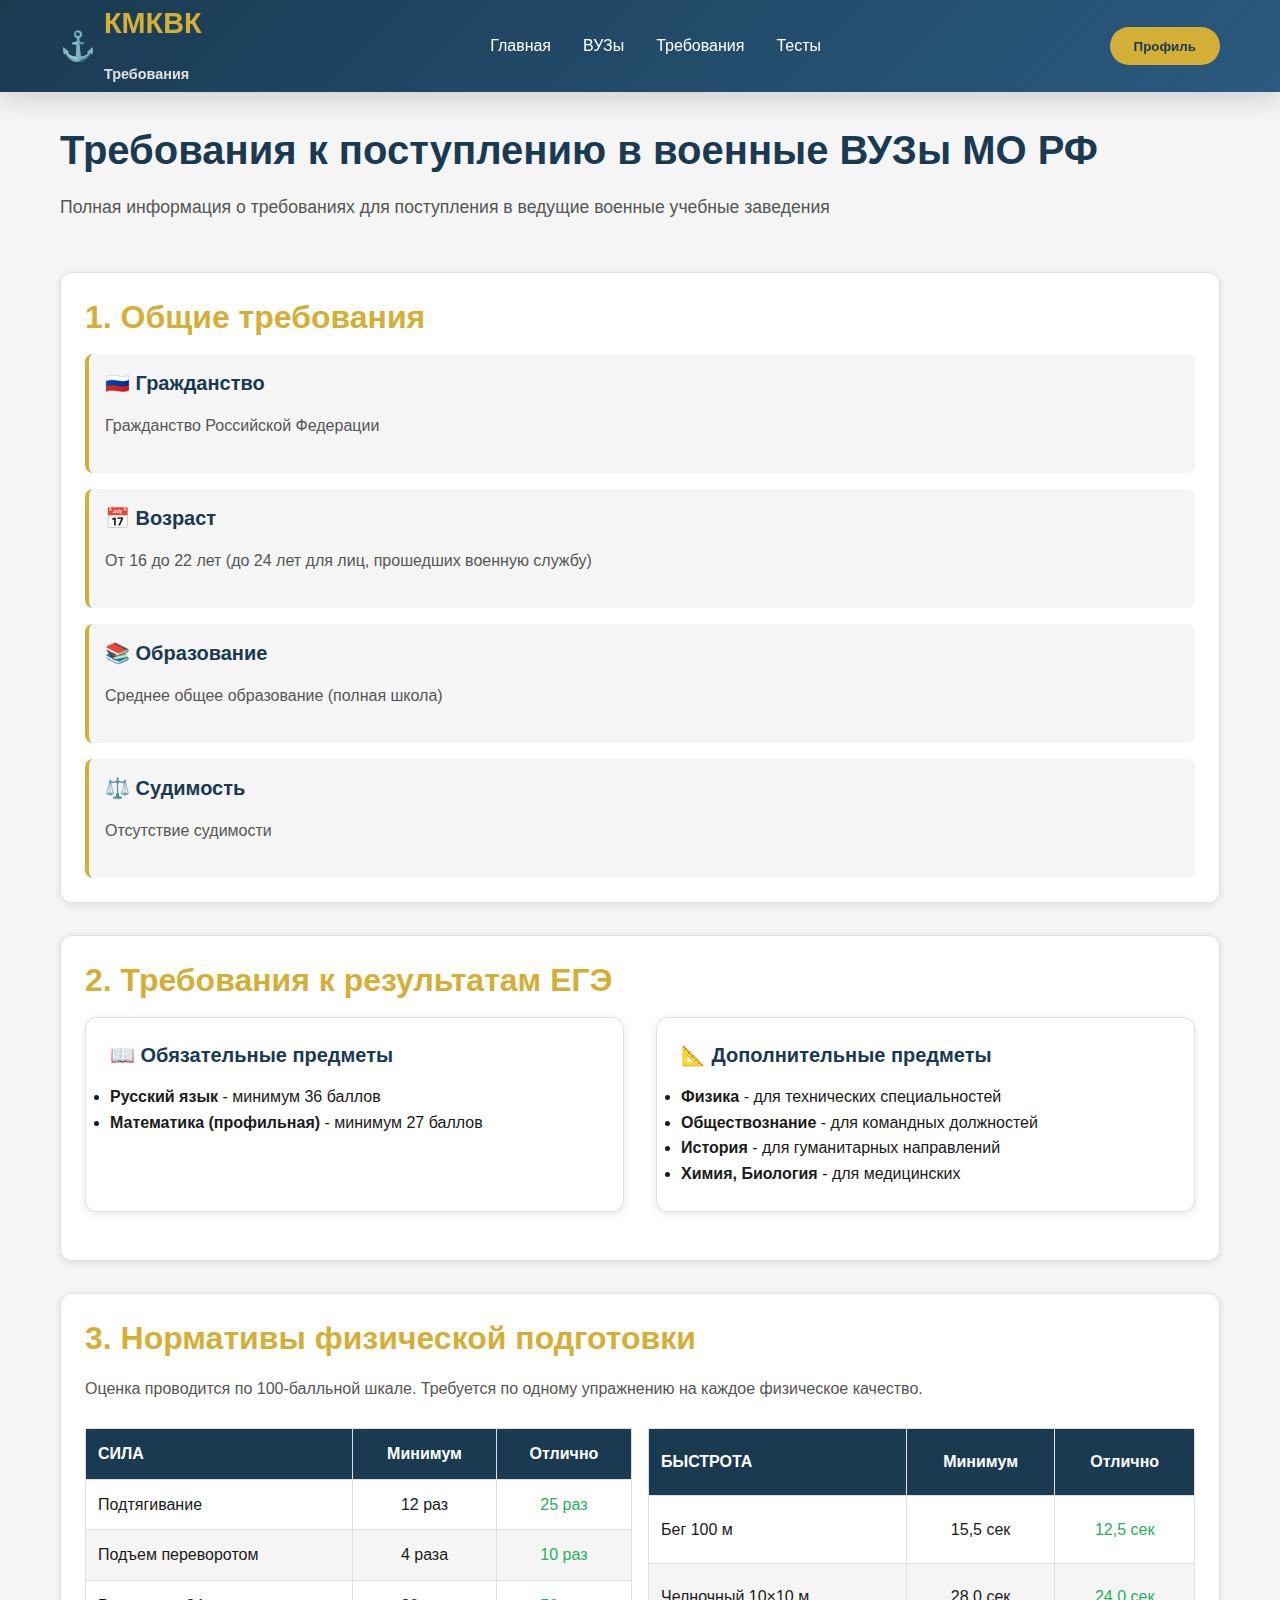
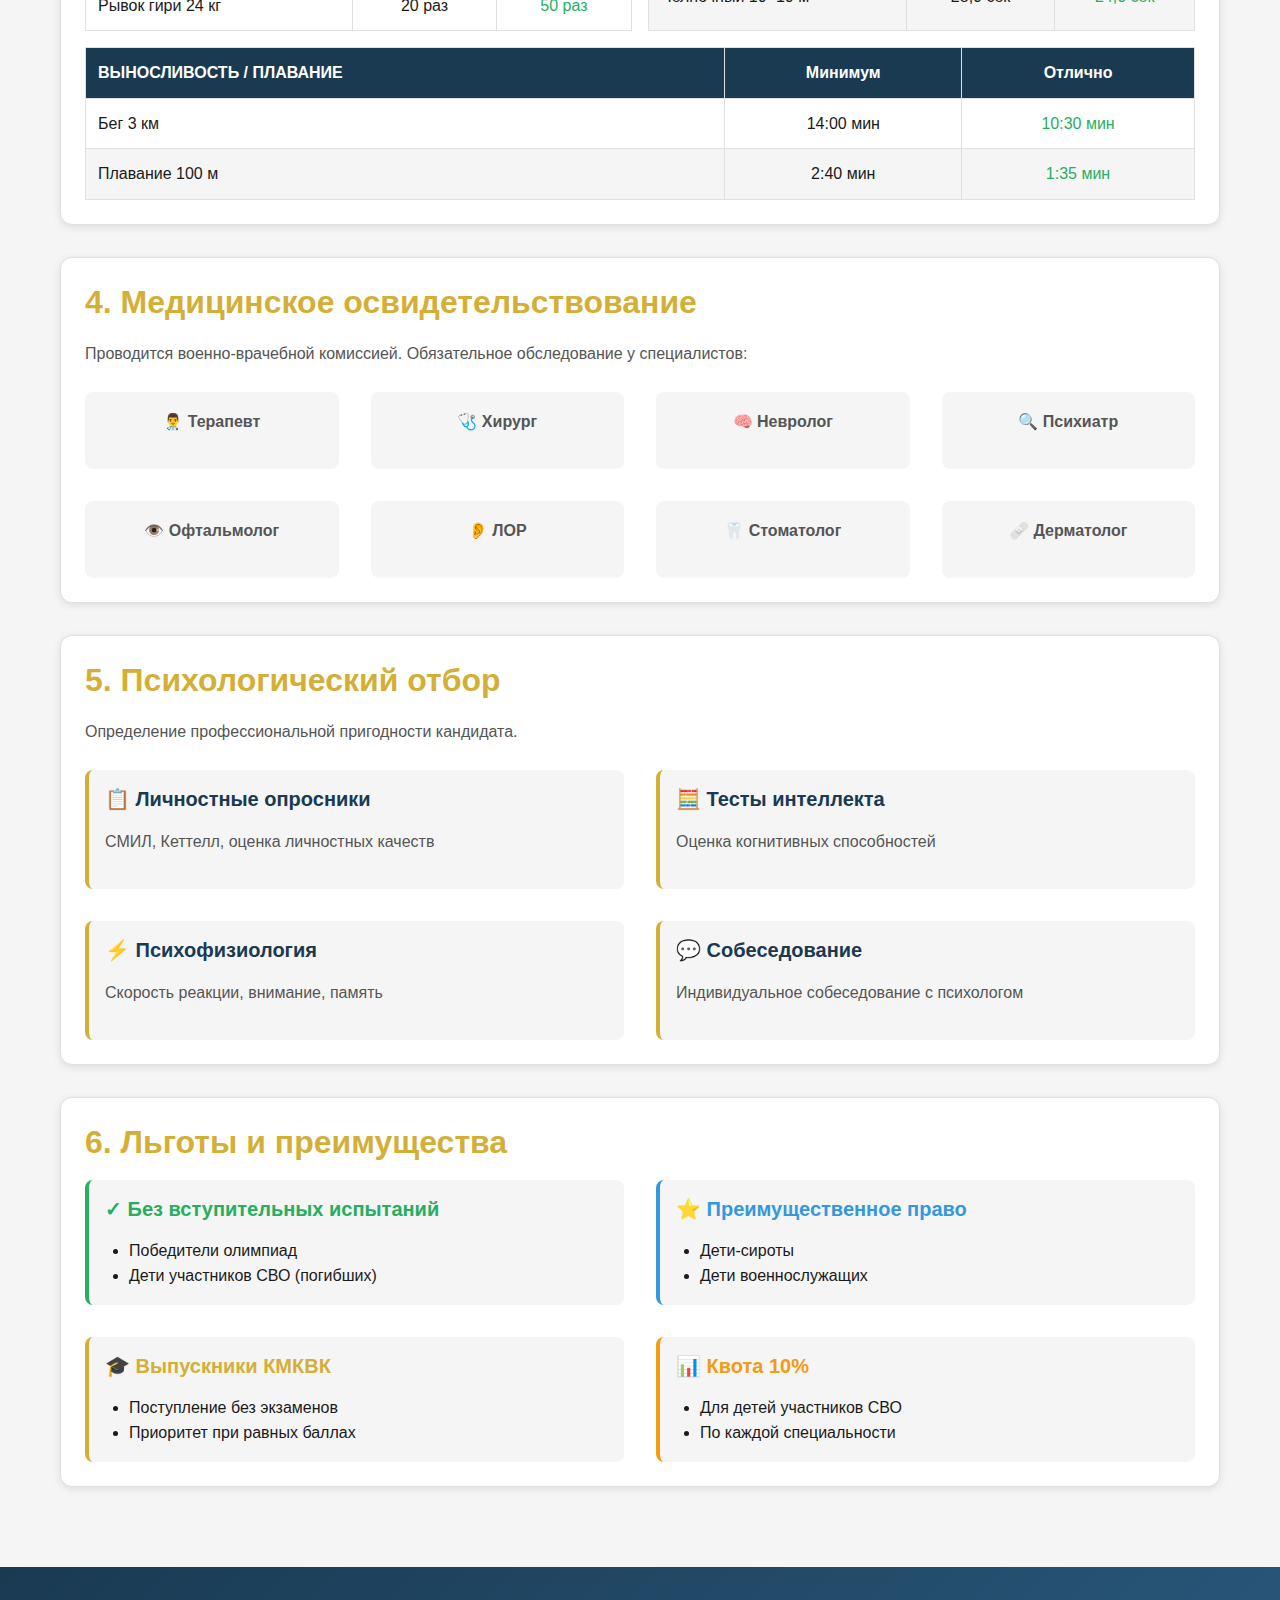
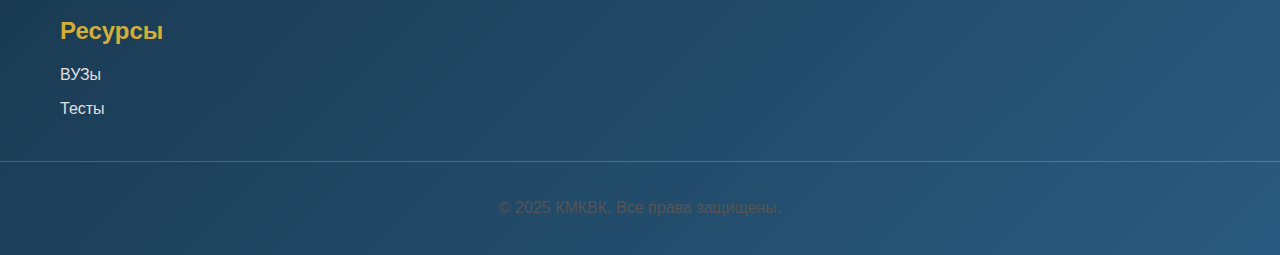
<file: requirements.html>
<!DOCTYPE html>
<html lang="ru">
<head>
    <meta charset="UTF-8">
    <meta name="viewport" content="width=device-width, initial-scale=1.0">
    <title>Требования к поступлению - Портал КМКВК</title>
    <link rel="stylesheet" href="../css/styles.css">
</head>
<body>
    <!-- HEADER -->
    <header>
        <nav class="container">
            <div class="logo">⚓ <span><strong>КМКВК</strong><br><span class="logo-text">Требования</span></span></div>
            <ul class="nav-menu">
                <li><a href="../index.html" class="nav-link">Главная</a></li>
                <li><a href="vuzy.html" class="nav-link">ВУЗы</a></li>
                <li><a href="requirements.html" class="nav-link">Требования</a></li>
                <li><a href="tests.html" class="nav-link">Тесты</a></li>
            </ul>
            <div class="user-menu">
                <button class="btn-profile" id="profileBtn">Профиль</button>
            </div>
        </nav>
    </header>

    <!-- MAIN -->
    <main style="padding: 2rem 0;">
        <div class="container">
            <h1 style="margin-bottom: 1rem;">Требования к поступлению в военные ВУЗы МО РФ</h1>
            <p class="text-secondary" style="font-size: 1.1rem; margin-bottom: 3rem;">
                Полная информация о требованиях для поступления в ведущие военные учебные заведения
            </p>

            <!-- ОБЩИЕ ТРЕБОВАНИЯ -->
            <div class="card" style="margin-bottom: 2rem;">
                <h2 style="margin-bottom: 1rem; color: var(--accent);">1. Общие требования</h2>
                <div style="display: grid; gap: 1rem;">
                    <div style="padding: 1rem; background-color: var(--background); border-radius: 8px; border-left: 4px solid var(--accent);">
                        <h4>🇷🇺 Гражданство</h4>
                        <p>Гражданство Российской Федерации</p>
                    </div>
                    <div style="padding: 1rem; background-color: var(--background); border-radius: 8px; border-left: 4px solid var(--accent);">
                        <h4>📅 Возраст</h4>
                        <p>От 16 до 22 лет (до 24 лет для лиц, прошедших военную службу)</p>
                    </div>
                    <div style="padding: 1rem; background-color: var(--background); border-radius: 8px; border-left: 4px solid var(--accent);">
                        <h4>📚 Образование</h4>
                        <p>Среднее общее образование (полная школа)</p>
                    </div>
                    <div style="padding: 1rem; background-color: var(--background); border-radius: 8px; border-left: 4px solid var(--accent);">
                        <h4>⚖️ Судимость</h4>
                        <p>Отсутствие судимости</p>
                    </div>
                </div>
            </div>

            <!-- ЕГЭ -->
            <div class="card" style="margin-bottom: 2rem;">
                <h2 style="margin-bottom: 1rem; color: var(--accent);">2. Требования к результатам ЕГЭ</h2>
                <div class="grid grid-2" style="margin-bottom: 1.5rem;">
                    <div class="card">
                        <h4 style="color: var(--primary);">📖 Обязательные предметы</h4>
                        <ul style="margin-top: 1rem;">
                            <li><strong>Русский язык</strong> - минимум 36 баллов</li>
                            <li><strong>Математика (профильная)</strong> - минимум 27 баллов</li>
                        </ul>
                    </div>
                    <div class="card">
                        <h4 style="color: var(--primary);">📐 Дополнительные предметы</h4>
                        <ul style="margin-top: 1rem;">
                            <li><strong>Физика</strong> - для технических специальностей</li>
                            <li><strong>Обществознание</strong> - для командных должностей</li>
                            <li><strong>История</strong> - для гуманитарных направлений</li>
                            <li><strong>Химия, Биология</strong> - для медицинских</li>
                        </ul>
                    </div>
                </div>
            </div>

            <!-- ФИЗИЧЕСКАЯ ПОДГОТОВКА -->
            <div class="card" style="margin-bottom: 2rem;">
                <h2 style="margin-bottom: 1rem; color: var(--accent);">3. Нормативы физической подготовки</h2>
                <p class="text-secondary" style="margin-bottom: 1.5rem;">Оценка проводится по 100-балльной шкале. Требуется по одному упражнению на каждое физическое качество.</p>

                <div class="grid grid-2" style="gap: 1rem;">
                    <table style="width: 100%; border-collapse: collapse;">
                        <tr style="background-color: var(--primary); color: white;">
                            <th style="padding: 0.75rem; text-align: left; border: 1px solid var(--border);">СИЛА</th>
                            <th style="padding: 0.75rem; text-align: center; border: 1px solid var(--border);">Минимум</th>
                            <th style="padding: 0.75rem; text-align: center; border: 1px solid var(--border);">Отлично</th>
                        </tr>
                        <tr>
                            <td style="padding: 0.75rem; border: 1px solid var(--border);">Подтягивание</td>
                            <td style="padding: 0.75rem; text-align: center; border: 1px solid var(--border);">12 раз</td>
                            <td style="padding: 0.75rem; text-align: center; border: 1px solid var(--border); color: var(--success);">25 раз</td>
                        </tr>
                        <tr style="background-color: var(--background);">
                            <td style="padding: 0.75rem; border: 1px solid var(--border);">Подъем переворотом</td>
                            <td style="padding: 0.75rem; text-align: center; border: 1px solid var(--border);">4 раза</td>
                            <td style="padding: 0.75rem; text-align: center; border: 1px solid var(--border); color: var(--success);">10 раз</td>
                        </tr>
                        <tr>
                            <td style="padding: 0.75rem; border: 1px solid var(--border);">Рывок гири 24 кг</td>
                            <td style="padding: 0.75rem; text-align: center; border: 1px solid var(--border);">20 раз</td>
                            <td style="padding: 0.75rem; text-align: center; border: 1px solid var(--border); color: var(--success);">50 раз</td>
                        </tr>
                    </table>

                    <table style="width: 100%; border-collapse: collapse;">
                        <tr style="background-color: var(--primary); color: white;">
                            <th style="padding: 0.75rem; text-align: left; border: 1px solid var(--border);">БЫСТРОТА</th>
                            <th style="padding: 0.75rem; text-align: center; border: 1px solid var(--border);">Минимум</th>
                            <th style="padding: 0.75rem; text-align: center; border: 1px solid var(--border);">Отлично</th>
                        </tr>
                        <tr>
                            <td style="padding: 0.75rem; border: 1px solid var(--border);">Бег 100 м</td>
                            <td style="padding: 0.75rem; text-align: center; border: 1px solid var(--border);">15,5 сек</td>
                            <td style="padding: 0.75rem; text-align: center; border: 1px solid var(--border); color: var(--success);">12,5 сек</td>
                        </tr>
                        <tr style="background-color: var(--background);">
                            <td style="padding: 0.75rem; border: 1px solid var(--border);">Челночный 10×10 м</td>
                            <td style="padding: 0.75rem; text-align: center; border: 1px solid var(--border);">28,0 сек</td>
                            <td style="padding: 0.75rem; text-align: center; border: 1px solid var(--border); color: var(--success);">24,0 сек</td>
                        </tr>
                    </table>
                </div>

                <table style="width: 100%; border-collapse: collapse; margin-top: 1rem;">
                    <tr style="background-color: var(--primary); color: white;">
                        <th style="padding: 0.75rem; text-align: left; border: 1px solid var(--border);">ВЫНОСЛИВОСТЬ / ПЛАВАНИЕ</th>
                        <th style="padding: 0.75rem; text-align: center; border: 1px solid var(--border);">Минимум</th>
                        <th style="padding: 0.75rem; text-align: center; border: 1px solid var(--border);">Отлично</th>
                    </tr>
                    <tr>
                        <td style="padding: 0.75rem; border: 1px solid var(--border);">Бег 3 км</td>
                        <td style="padding: 0.75rem; text-align: center; border: 1px solid var(--border);">14:00 мин</td>
                        <td style="padding: 0.75rem; text-align: center; border: 1px solid var(--border); color: var(--success);">10:30 мин</td>
                    </tr>
                    <tr style="background-color: var(--background);">
                        <td style="padding: 0.75rem; border: 1px solid var(--border);">Плавание 100 м</td>
                        <td style="padding: 0.75rem; text-align: center; border: 1px solid var(--border);">2:40 мин</td>
                        <td style="padding: 0.75rem; text-align: center; border: 1px solid var(--border); color: var(--success);">1:35 мин</td>
                    </tr>
                </table>
            </div>

            <!-- МЕДИЦИНСКОЕ ОСВИДЕТЕЛЬСТВОВАНИЕ -->
            <div class="card" style="margin-bottom: 2rem;">
                <h2 style="margin-bottom: 1rem; color: var(--accent);">4. Медицинское освидетельствование</h2>
                <p class="text-secondary" style="margin-bottom: 1.5rem;">Проводится военно-врачебной комиссией. Обязательное обследование у специалистов:</p>
                <div class="grid grid-4">
                    <div style="padding: 1rem; background-color: var(--background); border-radius: 8px; text-align: center;">
                        <p style="font-weight: 600;">👨‍⚕️ Терапевт</p>
                    </div>
                    <div style="padding: 1rem; background-color: var(--background); border-radius: 8px; text-align: center;">
                        <p style="font-weight: 600;">🩺 Хирург</p>
                    </div>
                    <div style="padding: 1rem; background-color: var(--background); border-radius: 8px; text-align: center;">
                        <p style="font-weight: 600;">🧠 Невролог</p>
                    </div>
                    <div style="padding: 1rem; background-color: var(--background); border-radius: 8px; text-align: center;">
                        <p style="font-weight: 600;">🔍 Психиатр</p>
                    </div>
                    <div style="padding: 1rem; background-color: var(--background); border-radius: 8px; text-align: center;">
                        <p style="font-weight: 600;">👁️ Офтальмолог</p>
                    </div>
                    <div style="padding: 1rem; background-color: var(--background); border-radius: 8px; text-align: center;">
                        <p style="font-weight: 600;">👂 ЛОР</p>
                    </div>
                    <div style="padding: 1rem; background-color: var(--background); border-radius: 8px; text-align: center;">
                        <p style="font-weight: 600;">🦷 Стоматолог</p>
                    </div>
                    <div style="padding: 1rem; background-color: var(--background); border-radius: 8px; text-align: center;">
                        <p style="font-weight: 600;">🩹 Дерматолог</p>
                    </div>
                </div>
            </div>

            <!-- ПСИХОЛОГИЧЕСКИЙ ОТБОР -->
            <div class="card" style="margin-bottom: 2rem;">
                <h2 style="margin-bottom: 1rem; color: var(--accent);">5. Психологический отбор</h2>
                <p class="text-secondary" style="margin-bottom: 1.5rem;">Определение профессиональной пригодности кандидата.</p>
                <div class="grid grid-2">
                    <div style="padding: 1rem; background-color: var(--background); border-radius: 8px; border-left: 4px solid var(--accent);">
                        <h4>📋 Личностные опросники</h4>
                        <p class="text-secondary">СМИЛ, Кеттелл, оценка личностных качеств</p>
                    </div>
                    <div style="padding: 1rem; background-color: var(--background); border-radius: 8px; border-left: 4px solid var(--accent);">
                        <h4>🧮 Тесты интеллекта</h4>
                        <p class="text-secondary">Оценка когнитивных способностей</p>
                    </div>
                    <div style="padding: 1rem; background-color: var(--background); border-radius: 8px; border-left: 4px solid var(--accent);">
                        <h4>⚡ Психофизиология</h4>
                        <p class="text-secondary">Скорость реакции, внимание, память</p>
                    </div>
                    <div style="padding: 1rem; background-color: var(--background); border-radius: 8px; border-left: 4px solid var(--accent);">
                        <h4>💬 Собеседование</h4>
                        <p class="text-secondary">Индивидуальное собеседование с психологом</p>
                    </div>
                </div>
            </div>

            <!-- ЛЬГОТЫ -->
            <div class="card">
                <h2 style="margin-bottom: 1rem; color: var(--accent);">6. Льготы и преимущества</h2>
                <div class="grid grid-2">
                    <div style="padding: 1rem; background-color: var(--background); border-radius: 8px; border-left: 4px solid var(--success);">
                        <h4 style="color: var(--success);">✓ Без вступительных испытаний</h4>
                        <ul style="margin-top: 0.5rem; padding-left: 1.5rem;">
                            <li>Победители олимпиад</li>
                            <li>Дети участников СВО (погибших)</li>
                        </ul>
                    </div>
                    <div style="padding: 1rem; background-color: var(--background); border-radius: 8px; border-left: 4px solid var(--info);">
                        <h4 style="color: var(--info);">⭐ Преимущественное право</h4>
                        <ul style="margin-top: 0.5rem; padding-left: 1.5rem;">
                            <li>Дети-сироты</li>
                            <li>Дети военнослужащих</li>
                        </ul>
                    </div>
                    <div style="padding: 1rem; background-color: var(--background); border-radius: 8px; border-left: 4px solid var(--accent);">
                        <h4 style="color: var(--accent);">🎓 Выпускники КМКВК</h4>
                        <ul style="margin-top: 0.5rem; padding-left: 1.5rem;">
                            <li>Поступление без экзаменов</li>
                            <li>Приоритет при равных баллах</li>
                        </ul>
                    </div>
                    <div style="padding: 1rem; background-color: var(--background); border-radius: 8px; border-left: 4px solid var(--warning);">
                        <h4 style="color: var(--warning);">📊 Квота 10%</h4>
                        <ul style="margin-top: 0.5rem; padding-left: 1.5rem;">
                            <li>Для детей участников СВО</li>
                            <li>По каждой специальности</li>
                        </ul>
                    </div>
                </div>
            </div>
        </div>
    </main>

    <!-- FOOTER -->
    <footer>
        <div class="container footer-content">
            <div class="footer-section">
                <h3>Ресурсы</h3>
                <ul>
                    <li><a href="vuzy.html">ВУЗы</a></li>
                    <li><a href="tests.html">Тесты</a></li>
                </ul>
            </div>
        </div>
        <div class="footer-bottom">
            <p>&copy; 2025 КМКВК. Все права защищены.</p>
        </div>
    </footer>

    <script src="../js/app.js"></script>
</body>
</html>
</file>
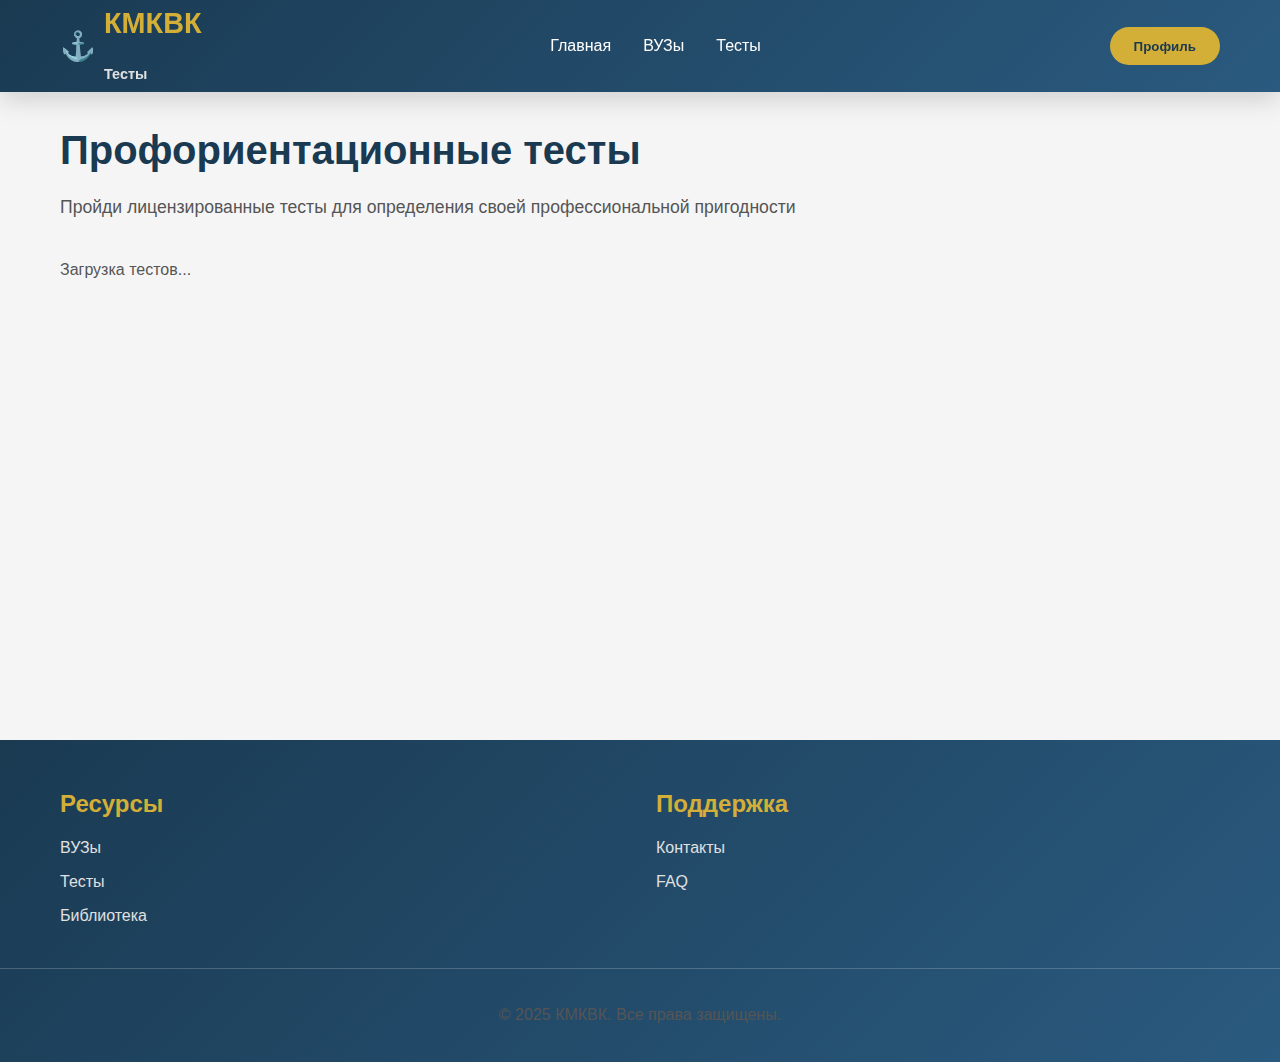
<file: tests.html>
<!DOCTYPE html>
<html lang="ru">
<head>
    <meta charset="UTF-8">
    <meta name="viewport" content="width=device-width, initial-scale=1.0">
    <title>Тесты профориентации - Портал КМКВК</title>
    <link rel="stylesheet" href="../css/styles.css">
    <style>
        .test-card {
            cursor: pointer;
            transition: var(--transition);
        }

        .test-card:hover {
            transform: translateY(-5px);
        }

        .test-info {
            display: grid;
            grid-template-columns: auto 1fr;
            gap: 1rem;
            margin-top: 1rem;
        }

        .test-stat {
            display: flex;
            align-items: center;
            gap: 0.5rem;
        }

        .test-stat-icon {
            font-size: 1.2rem;
            color: var(--accent);
        }

        .test-container {
            background-color: var(--surface);
            padding: 2rem;
            border-radius: 12px;
            box-shadow: var(--shadow);
        }

        .question-container {
            background-color: var(--background);
            padding: 2rem;
            border-radius: 12px;
            margin-bottom: 2rem;
        }

        .rating-scale {
            display: flex;
            justify-content: space-between;
            gap: 1rem;
            margin-top: 1.5rem;
            flex-wrap: wrap;
        }

        .rating-option {
            display: flex;
            flex-direction: column;
            align-items: center;
            cursor: pointer;
            flex: 1;
            min-width: 80px;
        }

        .rating-option input[type="radio"] {
            appearance: none;
            width: 40px;
            height: 40px;
            border: 2px solid var(--border);
            border-radius: 50%;
            cursor: pointer;
            transition: var(--transition);
        }

        .rating-option input[type="radio"]:checked {
            background-color: var(--accent);
            border-color: var(--accent);
        }

        .rating-option span {
            font-size: 0.8rem;
            margin-top: 0.5rem;
            text-align: center;
        }

        .progress-section {
            margin-bottom: 2rem;
        }

        .progress-bar {
            width: 100%;
            height: 8px;
            background-color: var(--border);
            border-radius: 4px;
            overflow: hidden;
        }

        .progress-fill {
            height: 100%;
            background: linear-gradient(90deg, var(--primary), var(--accent));
            transition: width 0.3s ease;
        }

        .test-result {
            text-align: center;
            padding: 3rem 0;
        }

        .result-score {
            font-size: 3rem;
            color: var(--accent);
            font-weight: 700;
            margin-bottom: 1rem;
        }

        .recommendations {
            background-color: var(--background);
            padding: 1.5rem;
            border-radius: 12px;
            margin-top: 2rem;
            border-left: 4px solid var(--accent);
        }
    </style>
</head>
<body>
    <!-- HEADER -->
    <header>
        <nav class="container">
            <div class="logo">⚓ <span><strong>КМКВК</strong><br><span class="logo-text">Тесты</span></span></div>
            <ul class="nav-menu">
                <li><a href="../index.html" class="nav-link">Главная</a></li>
                <li><a href="vuzy.html" class="nav-link">ВУЗы</a></li>
                <li><a href="tests.html" class="nav-link">Тесты</a></li>
            </ul>
            <div class="user-menu">
                <button class="btn-profile" id="profileBtn" onclick="if(AppState.isLoggedIn) window.location.href='profile.html';">
                    Профиль
                </button>
            </div>
        </nav>
    </header>

    <!-- MAIN -->
    <main style="padding: 2rem 0; min-height: 600px;">
        <div class="container">
            <h1 style="margin-bottom: 1rem;">Профориентационные тесты</h1>
            <p class="text-secondary" style="font-size: 1.1rem; margin-bottom: 2rem;">
                Пройди лицензированные тесты для определения своей профессиональной пригодности
            </p>

            <!-- TESTS GRID -->
            <div id="testsContainer" class="grid grid-2" style="margin-bottom: 3rem;">
                <p>Загрузка тестов...</p>
            </div>
        </div>
    </main>

    <!-- TEST MODAL -->
    <div id="testModal" class="modal">
        <div class="modal-content" style="max-width: 800px; max-height: 90vh; overflow-y: auto;">
            <span class="modal-close" onclick="Utils.closeModal('testModal')">&times;</span>
            <div id="testContent"></div>
        </div>
    </div>

    <!-- FOOTER -->
    <footer>
        <div class="container footer-content">
            <div class="footer-section">
                <h3>Ресурсы</h3>
                <ul>
                    <li><a href="vuzy.html">ВУЗы</a></li>
                    <li><a href="tests.html">Тесты</a></li>
                    <li><a href="library.html">Библиотека</a></li>
                </ul>
            </div>
            <div class="footer-section">
                <h3>Поддержка</h3>
                <ul>
                    <li><a href="contacts.html">Контакты</a></li>
                    <li><a href="faq.html">FAQ</a></li>
                </ul>
            </div>
        </div>
        <div class="footer-bottom">
            <p>&copy; 2025 КМКВК. Все права защищены.</p>
        </div>
    </footer>

    <script src="../js/app.js"></script>
    <script src="../js/tests.js"></script>
    <script>
        let allTests = [];
        let currentTestEngine = null;

        async function loadTests() {
            allTests = await Utils.fetchJSON('../data/tests.json');
            if (allTests && allTests.tests) {
                displayTests(allTests.tests);
            }
        }

        function displayTests(tests) {
            const container = document.getElementById('testsContainer');
            container.innerHTML = '';

            tests.forEach(test => {
                const isFavorite = AppState.userProgress.tests.includes(test.id);
                const hasResult = AppState.userProgress.testResults[test.id];

                const card = document.createElement('div');
                card.className = 'card test-card';
                card.innerHTML = `
                    <div class="card-header">
                        <h3 class="card-title">${test.name}</h3>
                        <span class="badge badge-primary">${test.author}</span>
                    </div>
                    <div class="card-body">
                        <p>${test.description}</p>
                        <div class="test-info">
                            <div class="test-stat">
                                <span class="test-stat-icon">⏱️</span>
                                <span>${test.duration}</span>
                            </div>
                            <div class="test-stat">
                                <span class="test-stat-icon">❓</span>
                                <span>${test.questions} вопросов</span>
                            </div>
                            <div class="test-stat">
                                <span class="test-stat-icon">📋</span>
                                <span>${test.license}</span>
                            </div>
                        </div>
                        ${hasResult ? `<p style="margin-top: 1rem; color: var(--success);"><strong>✓ Пройден</strong> - Результат: ${hasResult.score}%</p>` : ''}
                    </div>
                    <div class="card-footer">
                        ${hasResult ? `<button class="btn btn-secondary btn-small" onclick="startTest('${test.id}', '${test.name}')">Пройти заново</button>` : `<button class="btn btn-primary btn-small" onclick="startTest('${test.id}', '${test.name}')">Начать тест</button>`}
                        <button class="btn btn-accent btn-small" onclick="AppState.addFavoriteVuz('${test.id}'); Utils.showNotification('Добавлено в избранное!', 'success');">☆ Избранное</button>
                    </div>
                `;
                container.appendChild(card);
            });
        }

        function startTest(testId, testName) {
            currentTestEngine = new TestEngine(testId);
            currentTestEngine.questions = generateDemoQuestions(10);
            currentTestEngine.testData = { name: testName };

            renderTestSession();
            Utils.openModal('testModal');
        }

        function renderTestSession() {
            const content = document.getElementById('testContent');

            if (currentTestEngine.currentQuestion < currentTestEngine.questions.length) {
                // Рендер вопроса
                const progress = Math.round((currentTestEngine.currentQuestion / currentTestEngine.questions.length) * 100);

                content.innerHTML = `
                    <h2 style="margin-bottom: 1rem;">${currentTestEngine.testData.name}</h2>

                    <div class="progress-section">
                        <p style="margin-bottom: 0.5rem;">Вопрос ${currentTestEngine.currentQuestion + 1} из ${currentTestEngine.questions.length}</p>
                        <div class="progress-bar">
                            <div class="progress-fill" style="width: ${progress}%;"></div>
                        </div>
                    </div>

                    <div class="question-container">
                        ${renderTestQuestion(currentTestEngine)}
                    </div>

                    <div style="display: flex; gap: 1rem; justify-content: space-between;">
                        <button class="btn btn-secondary" onclick="previousQuestion()" ${currentTestEngine.currentQuestion === 0 ? 'disabled' : ''}>
                            ← Назад
                        </button>
                        ${currentTestEngine.currentQuestion === currentTestEngine.questions.length - 1 
                            ? `<button class="btn btn-primary" onclick="submitTest()">Завершить тест</button>` 
                            : `<button class="btn btn-primary" onclick="nextQuestion()">Далее →</button>`
                        }
                    </div>
                `;
            }
        }

        function nextQuestion() {
            if (currentTestEngine.nextQuestion()) {
                renderTestSession();
            }
        }

        function previousQuestion() {
            if (currentTestEngine.previousQuestion()) {
                renderTestSession();
            }
        }

        function submitTest() {
            const result = currentTestEngine.submitTest();
            const recommendations = generateRecommendations(result.score, currentTestEngine.testData.name);

            const content = document.getElementById('testContent');
            content.innerHTML = `
                <h2 style="text-align: center; margin-bottom: 1rem;">Результаты теста</h2>

                <div class="test-result">
                    <div class="result-score">${result.score}%</div>
                    <p style="font-size: 1.2rem; margin-bottom: 2rem;">Ваша оценка</p>

                    <p><strong>Вопросов ответено:</strong> ${result.total} из ${result.total}</p>
                    <p><strong>Процент выполнения:</strong> ${result.percentage}%</p>
                </div>

                <div class="recommendations">
                    <h4 style="color: var(--primary); margin-bottom: 1rem;">📝 Рекомендации:</h4>
                    <ul>
                        ${recommendations.map(r => `<li style="margin-bottom: 0.5rem;">${r}</li>`).join('')}
                    </ul>
                </div>

                <div style="display: flex; gap: 1rem; margin-top: 2rem; justify-content: center;">
                    <button class="btn btn-primary" onclick="Utils.closeModal('testModal')">Закрыть</button>
                    <button class="btn btn-secondary" onclick="window.location.href='tests.html'">К тестам</button>
                </div>
            `;

            AppState.addToHistory('Прохождение теста', currentTestEngine.testData.name + ' - ' + result.score + '%');
        }

        // Загружаем тесты при загрузке страницы
        loadTests();
    </script>
</body>
</html>
</file>
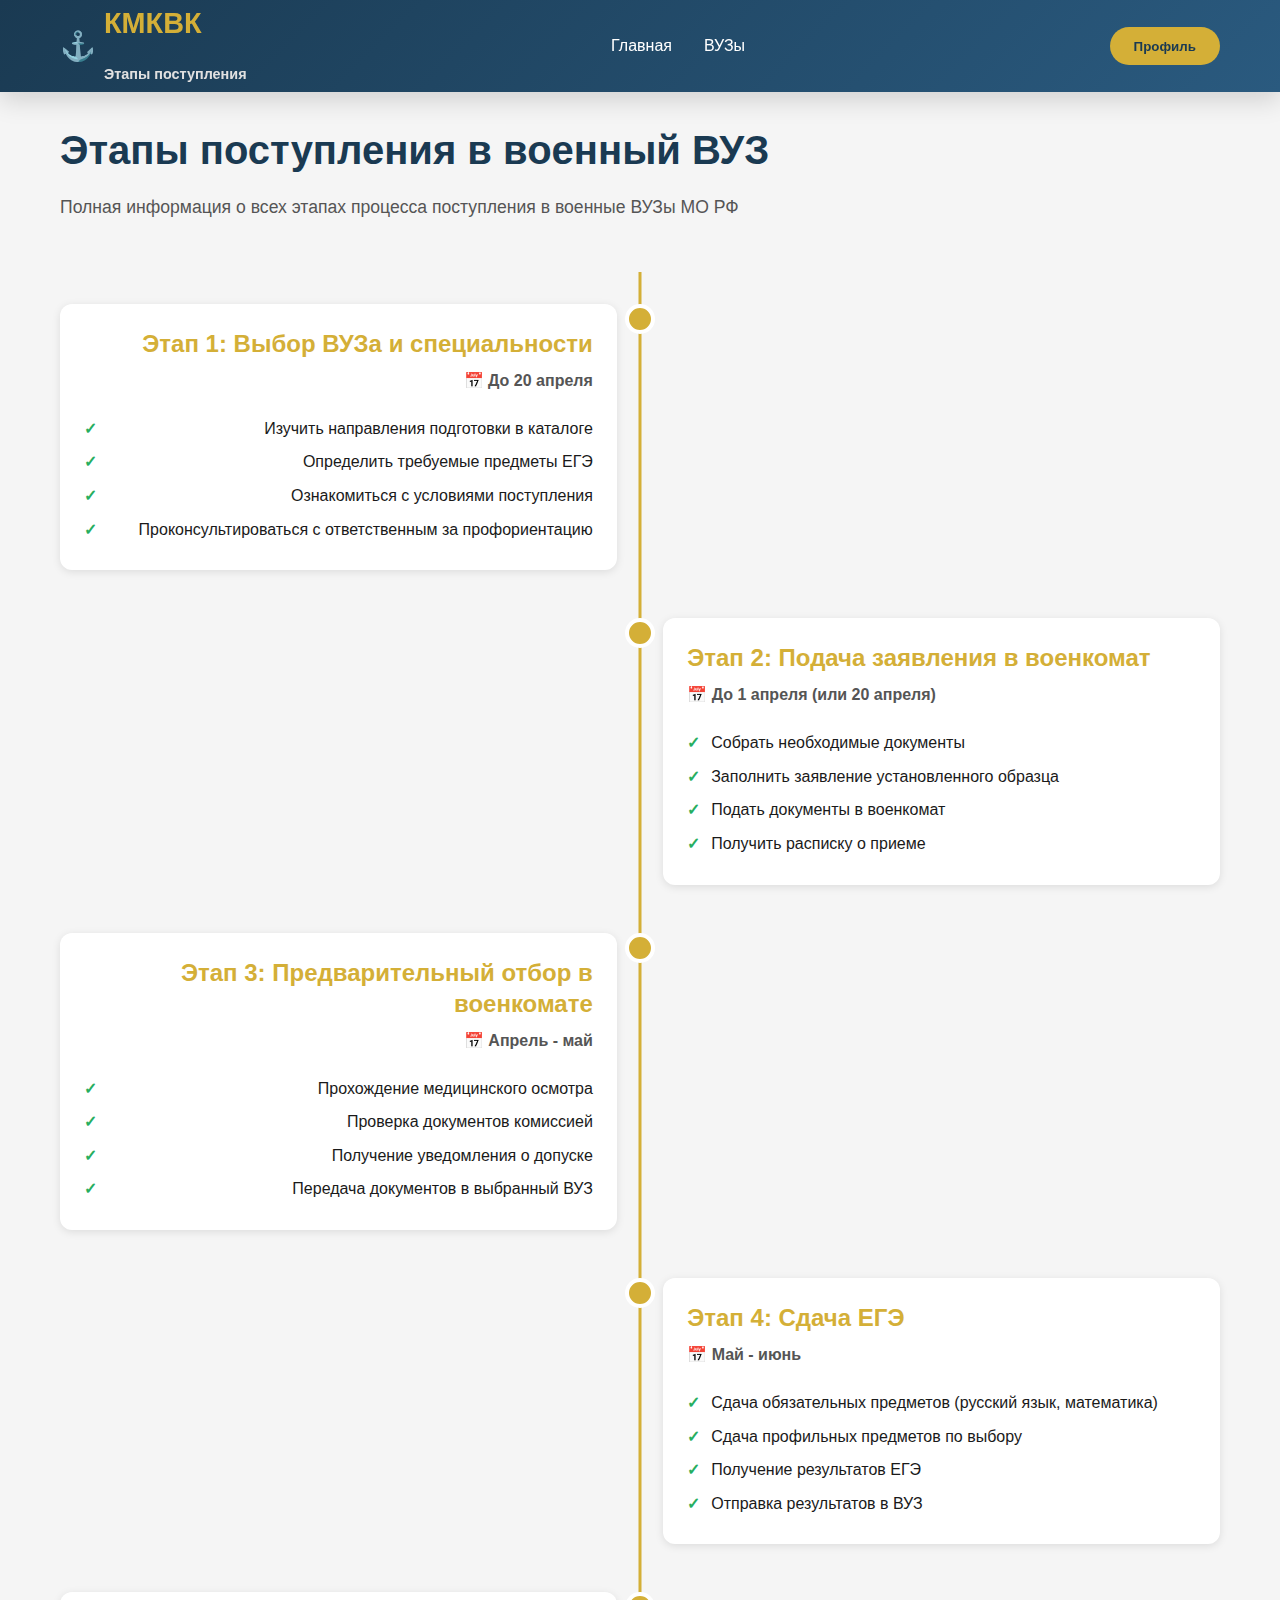
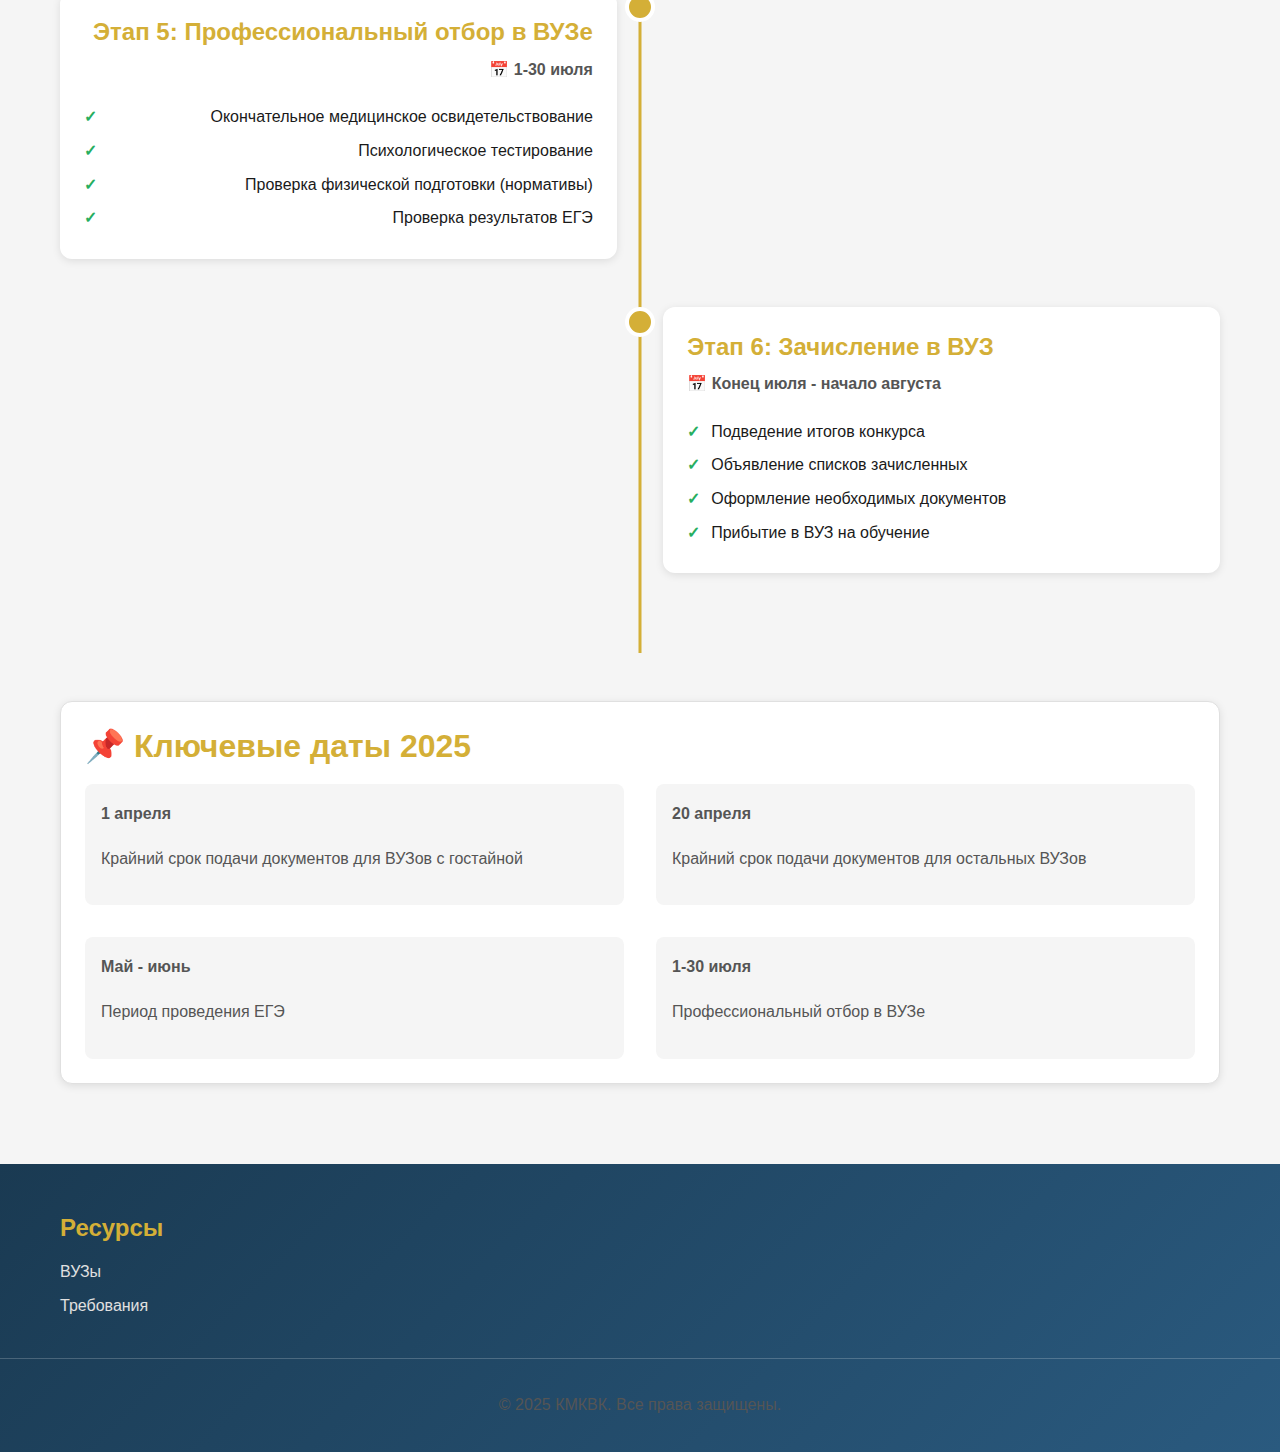
<file: timeline.html>
<!DOCTYPE html>
<html lang="ru">
<head>
    <meta charset="UTF-8">
    <meta name="viewport" content="width=device-width, initial-scale=1.0">
    <title>Этапы поступления - Портал КМКВК</title>
    <link rel="stylesheet" href="../css/styles.css">
    <style>
        .timeline {
            position: relative;
            padding: 2rem 0;
        }

        .timeline::before {
            content: '';
            position: absolute;
            left: 50%;
            top: 0;
            bottom: 0;
            width: 3px;
            background: var(--accent);
            transform: translateX(-50%);
        }

        .timeline-item {
            margin-bottom: 3rem;
            position: relative;
        }

        .timeline-item:nth-child(odd) .timeline-content {
            margin-left: 0;
            margin-right: 52%;
            text-align: right;
        }

        .timeline-item:nth-child(even) .timeline-content {
            margin-left: 52%;
            margin-right: 0;
        }

        .timeline-dot {
            position: absolute;
            left: 50%;
            top: 0;
            transform: translateX(-50%);
            width: 30px;
            height: 30px;
            background: var(--accent);
            border: 4px solid var(--surface);
            border-radius: 50%;
            z-index: 10;
        }

        .timeline-content {
            background: var(--surface);
            padding: 1.5rem;
            border-radius: 12px;
            box-shadow: var(--shadow);
        }

        .timeline-content h3 {
            color: var(--accent);
            margin-bottom: 0.5rem;
        }

        .timeline-content .date {
            color: var(--text-secondary);
            font-weight: 600;
            margin-bottom: 1rem;
        }

        .timeline-content ul {
            list-style: none;
            padding: 0;
        }

        .timeline-content li {
            padding: 0.25rem 0;
            padding-left: 1.5rem;
            position: relative;
        }

        .timeline-content li:before {
            content: '✓';
            position: absolute;
            left: 0;
            color: var(--success);
            font-weight: 700;
        }

        @media (max-width: 768px) {
            .timeline::before {
                left: 15px;
            }

            .timeline-dot {
                left: 15px;
            }

            .timeline-item:nth-child(odd) .timeline-content,
            .timeline-item:nth-child(even) .timeline-content {
                margin-left: 60px;
                margin-right: 0;
                text-align: left;
            }
        }
    </style>
</head>
<body>
    <!-- HEADER -->
    <header>
        <nav class="container">
            <div class="logo">⚓ <span><strong>КМКВК</strong><br><span class="logo-text">Этапы поступления</span></span></div>
            <ul class="nav-menu">
                <li><a href="../index.html" class="nav-link">Главная</a></li>
                <li><a href="vuzy.html" class="nav-link">ВУЗы</a></li>
            </ul>
            <div class="user-menu">
                <button class="btn-profile" id="profileBtn">Профиль</button>
            </div>
        </nav>
    </header>

    <!-- MAIN -->
    <main style="padding: 2rem 0;">
        <div class="container">
            <h1 style="margin-bottom: 1rem;">Этапы поступления в военный ВУЗ</h1>
            <p class="text-secondary" style="font-size: 1.1rem; margin-bottom: 3rem;">
                Полная информация о всех этапах процесса поступления в военные ВУЗы МО РФ
            </p>

            <div class="timeline">
                <!-- ЭТАП 1 -->
                <div class="timeline-item">
                    <div class="timeline-dot"></div>
                    <div class="timeline-content">
                        <h3>Этап 1: Выбор ВУЗа и специальности</h3>
                        <p class="date">📅 До 20 апреля</p>
                        <ul>
                            <li>Изучить направления подготовки в каталоге</li>
                            <li>Определить требуемые предметы ЕГЭ</li>
                            <li>Ознакомиться с условиями поступления</li>
                            <li>Проконсультироваться с ответственным за профориентацию</li>
                        </ul>
                    </div>
                </div>

                <!-- ЭТАП 2 -->
                <div class="timeline-item">
                    <div class="timeline-dot"></div>
                    <div class="timeline-content">
                        <h3>Этап 2: Подача заявления в военкомат</h3>
                        <p class="date">📅 До 1 апреля (или 20 апреля)</p>
                        <ul>
                            <li>Собрать необходимые документы</li>
                            <li>Заполнить заявление установленного образца</li>
                            <li>Подать документы в военкомат</li>
                            <li>Получить расписку о приеме</li>
                        </ul>
                    </div>
                </div>

                <!-- ЭТАП 3 -->
                <div class="timeline-item">
                    <div class="timeline-dot"></div>
                    <div class="timeline-content">
                        <h3>Этап 3: Предварительный отбор в военкомате</h3>
                        <p class="date">📅 Апрель - май</p>
                        <ul>
                            <li>Прохождение медицинского осмотра</li>
                            <li>Проверка документов комиссией</li>
                            <li>Получение уведомления о допуске</li>
                            <li>Передача документов в выбранный ВУЗ</li>
                        </ul>
                    </div>
                </div>

                <!-- ЭТАП 4 -->
                <div class="timeline-item">
                    <div class="timeline-dot"></div>
                    <div class="timeline-content">
                        <h3>Этап 4: Сдача ЕГЭ</h3>
                        <p class="date">📅 Май - июнь</p>
                        <ul>
                            <li>Сдача обязательных предметов (русский язык, математика)</li>
                            <li>Сдача профильных предметов по выбору</li>
                            <li>Получение результатов ЕГЭ</li>
                            <li>Отправка результатов в ВУЗ</li>
                        </ul>
                    </div>
                </div>

                <!-- ЭТАП 5 -->
                <div class="timeline-item">
                    <div class="timeline-dot"></div>
                    <div class="timeline-content">
                        <h3>Этап 5: Профессиональный отбор в ВУЗе</h3>
                        <p class="date">📅 1-30 июля</p>
                        <ul>
                            <li>Окончательное медицинское освидетельствование</li>
                            <li>Психологическое тестирование</li>
                            <li>Проверка физической подготовки (нормативы)</li>
                            <li>Проверка результатов ЕГЭ</li>
                        </ul>
                    </div>
                </div>

                <!-- ЭТАП 6 -->
                <div class="timeline-item">
                    <div class="timeline-dot"></div>
                    <div class="timeline-content">
                        <h3>Этап 6: Зачисление в ВУЗ</h3>
                        <p class="date">📅 Конец июля - начало августа</p>
                        <ul>
                            <li>Подведение итогов конкурса</li>
                            <li>Объявление списков зачисленных</li>
                            <li>Оформление необходимых документов</li>
                            <li>Прибытие в ВУЗ на обучение</li>
                        </ul>
                    </div>
                </div>
            </div>

            <!-- ВАЖНЫЕ ДАТЫ -->
            <div class="card" style="margin-top: 3rem;">
                <h2 style="margin-bottom: 1rem; color: var(--accent);">📌 Ключевые даты 2025</h2>
                <div class="grid grid-2">
                    <div style="padding: 1rem; background-color: var(--background); border-radius: 8px;">
                        <p><strong>1 апреля</strong></p>
                        <p class="text-secondary">Крайний срок подачи документов для ВУЗов с гостайной</p>
                    </div>
                    <div style="padding: 1rem; background-color: var(--background); border-radius: 8px;">
                        <p><strong>20 апреля</strong></p>
                        <p class="text-secondary">Крайний срок подачи документов для остальных ВУЗов</p>
                    </div>
                    <div style="padding: 1rem; background-color: var(--background); border-radius: 8px;">
                        <p><strong>Май - июнь</strong></p>
                        <p class="text-secondary">Период проведения ЕГЭ</p>
                    </div>
                    <div style="padding: 1rem; background-color: var(--background); border-radius: 8px;">
                        <p><strong>1-30 июля</strong></p>
                        <p class="text-secondary">Профессиональный отбор в ВУЗе</p>
                    </div>
                </div>
            </div>
        </div>
    </main>

    <!-- FOOTER -->
    <footer>
        <div class="container footer-content">
            <div class="footer-section">
                <h3>Ресурсы</h3>
                <ul>
                    <li><a href="vuzy.html">ВУЗы</a></li>
                    <li><a href="requirements.html">Требования</a></li>
                </ul>
            </div>
        </div>
        <div class="footer-bottom">
            <p>&copy; 2025 КМКВК. Все права защищены.</p>
        </div>
    </footer>

    <script src="../js/app.js"></script>
</body>
</html>
</file>
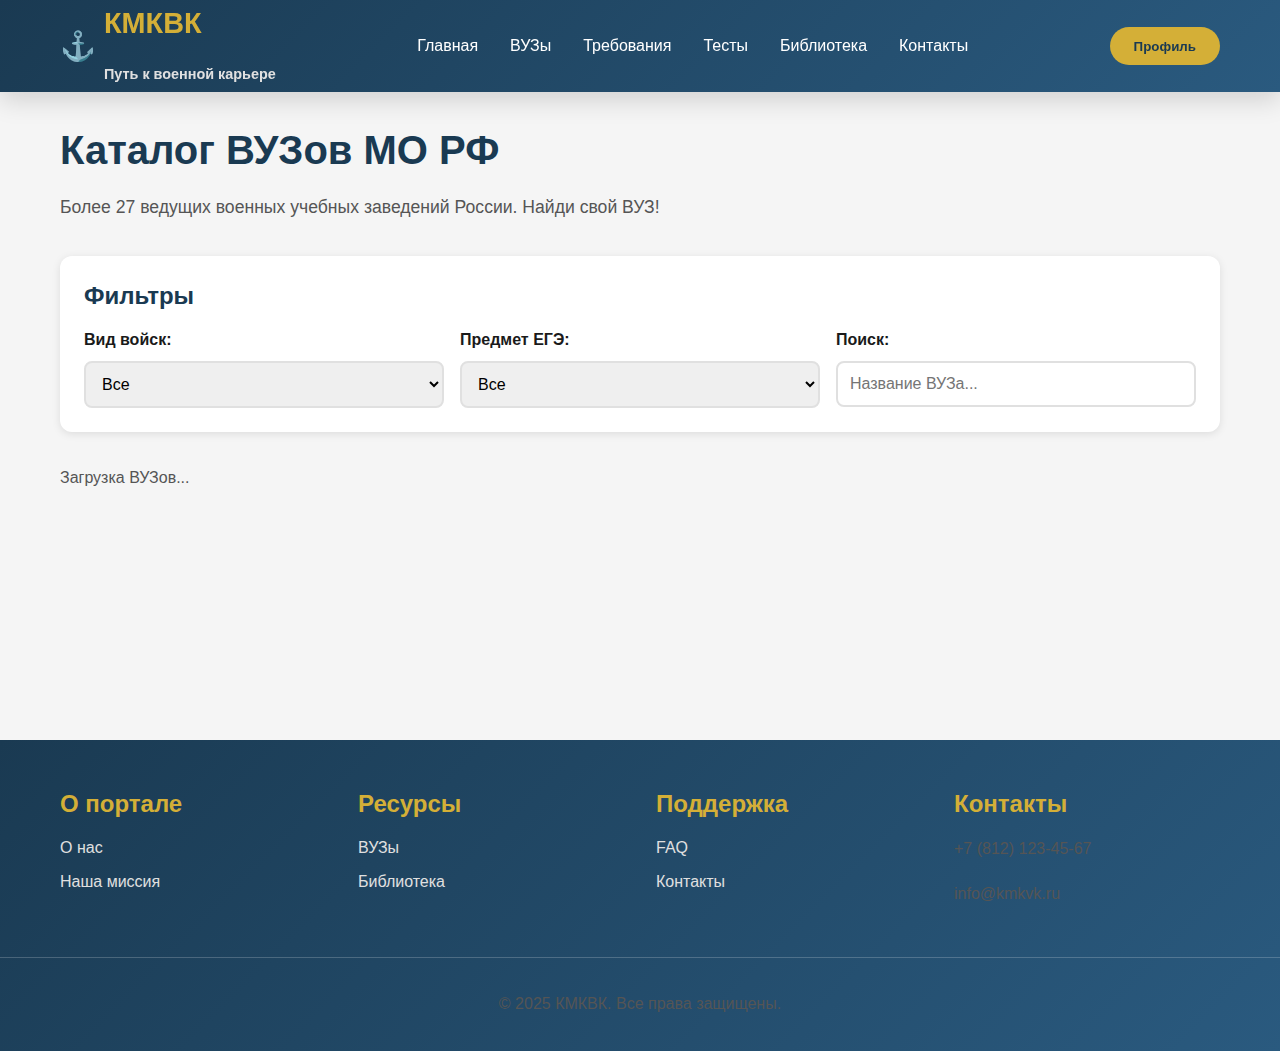
<file: vuzy.html>
<!DOCTYPE html>
<html lang="ru">
<head>
    <meta charset="UTF-8">
    <meta name="viewport" content="width=device-width, initial-scale=1.0">
    <title>Каталог военных ВУЗов МО РФ - Портал КМКВК</title>
    <link rel="stylesheet" href="../css/styles.css">
    <style>
        .filter-section {
            background-color: var(--surface);
            padding: 1.5rem;
            border-radius: 12px;
            margin-bottom: 2rem;
            box-shadow: var(--shadow);
        }

        .filter-controls {
            display: grid;
            grid-template-columns: repeat(auto-fit, minmax(200px, 1fr));
            gap: 1rem;
        }

        .vuz-card .card-title {
            color: var(--accent);
        }

        .vuz-grid {
            display: grid;
            grid-template-columns: repeat(auto-fill, minmax(320px, 1fr));
            gap: 1.5rem;
        }

        .vuz-details {
            background-color: #f9f9f9;
            padding: 1rem;
            border-left: 4px solid var(--accent);
            border-radius: 4px;
            margin-top: 1rem;
        }
    </style>
</head>
<body>
    <!-- HEADER -->
    <header>
        <nav class="container">
            <div class="logo">
                ⚓ <span>
                    <strong>КМКВК</strong><br>
                    <span class="logo-text">Путь к военной карьере</span>
                </span>
            </div>
            <ul class="nav-menu">
                <li><a href="../index.html" class="nav-link">Главная</a></li>
                <li><a href="vuzy.html" class="nav-link">ВУЗы</a></li>
                <li><a href="requirements.html" class="nav-link">Требования</a></li>
                <li><a href="tests.html" class="nav-link">Тесты</a></li>
                <li><a href="library.html" class="nav-link">Библиотека</a></li>
                <li><a href="contacts.html" class="nav-link">Контакты</a></li>
            </ul>
            <div class="user-menu">
                <button class="btn-profile" id="profileBtn" onclick="if(AppState.isLoggedIn) window.location.href='profile.html'; else document.getElementById('authModal').classList.add('active');">
                    Профиль
                </button>
            </div>
        </nav>
    </header>

    <!-- MAIN -->
    <main style="min-height: 600px; padding: 2rem 0;">
        <div class="container">
            <h1 style="margin-bottom: 1rem;">Каталог ВУЗов МО РФ</h1>
            <p class="text-secondary" style="font-size: 1.1rem; margin-bottom: 2rem;">
                Более 27 ведущих военных учебных заведений России. Найди свой ВУЗ!
            </p>

            <!-- FILTER SECTION -->
            <div class="filter-section">
                <h3 style="margin-bottom: 1rem;">Фильтры</h3>
                <div class="filter-controls">
                    <div class="form-group" style="margin-bottom: 0;">
                        <label for="typeFilter">Вид войск:</label>
                        <select id="typeFilter" class="filter-input filter-type" onchange="filterVuzy()">
                            <option value="">Все</option>
                            <option value="ВМФ">ВМФ</option>
                            <option value="ВКС">ВКС</option>
                            <option value="ВКС и ПВО">ВКС и ПВО</option>
                            <option value="Сухопутные войска">Сухопутные войска</option>
                            <option value="Специальные войска">Специальные войска</option>
                            <option value="Обеспечение">Обеспечение</option>
                        </select>
                    </div>
                    <div class="form-group" style="margin-bottom: 0;">
                        <label for="egeFilter">Предмет ЕГЭ:</label>
                        <select id="egeFilter" class="filter-input filter-ege" onchange="filterVuzy()">
                            <option value="">Все</option>
                            <option value="Физика">Физика</option>
                            <option value="Обществознание">Обществознание</option>
                            <option value="История">История</option>
                            <option value="Химия">Химия</option>
                            <option value="Биология">Биология</option>
                        </select>
                    </div>
                    <div class="form-group" style="margin-bottom: 0;">
                        <label for="searchVuzy">Поиск:</label>
                        <input type="text" id="searchVuzy" class="filter-input" placeholder="Название ВУЗа..." onkeyup="filterVuzy()">
                    </div>
                </div>
            </div>

            <!-- VUZY GRID -->
            <div id="vuziesContainer">
                <div class="vuz-grid" id="vuzGrid">
                    <p>Загрузка ВУЗов...</p>
                </div>
            </div>
        </div>
    </main>

    <!-- VUZ DETAILS MODAL -->
    <div id="vuzDetailsModal" class="modal">
        <div class="modal-content" style="max-width: 700px;">
            <span class="modal-close" onclick="Utils.closeModal('vuzDetailsModal')">&times;</span>
            <div id="vuzDetailsContent"></div>
        </div>
    </div>

    <!-- FOOTER -->
    <footer>
        <div class="container footer-content">
            <div class="footer-section">
                <h3>О портале</h3>
                <ul>
                    <li><a href="#about">О нас</a></li>
                    <li><a href="#mission">Наша миссия</a></li>
                </ul>
            </div>
            <div class="footer-section">
                <h3>Ресурсы</h3>
                <ul>
                    <li><a href="vuzy.html">ВУЗы</a></li>
                    <li><a href="library.html">Библиотека</a></li>
                </ul>
            </div>
            <div class="footer-section">
                <h3>Поддержка</h3>
                <ul>
                    <li><a href="faq.html">FAQ</a></li>
                    <li><a href="contacts.html">Контакты</a></li>
                </ul>
            </div>
            <div class="footer-section">
                <h3>Контакты</h3>
                <p>+7 (812) 123-45-67</p>
                <p>info@kmkvk.ru</p>
            </div>
        </div>
        <div class="footer-bottom">
            <p>&copy; 2025 КМКВК. Все права защищены.</p>
        </div>
    </footer>

    <script src="../js/app.js"></script>
    <script src="../js/tests.js"></script>
    <script>
        let allVuzy = [];

        async function loadVuzy() {
            allVuzy = await Utils.fetchJSON('../data/vuzy.json');
            if (allVuzy) {
                displayVuzy(flattenVuzy(allVuzy));
            }
        }

        function flattenVuzy(data) {
            let flat = [];
            for (let category in data) {
                flat = flat.concat(data[category]);
            }
            return flat;
        }

        function displayVuzy(vuzy) {
            const grid = document.getElementById('vuzGrid');
            grid.innerHTML = '';

            if (vuzy.length === 0) {
                grid.innerHTML = '<p style="grid-column: 1/-1;">ВУЗы не найдены. Попробуйте изменить фильтры.</p>';
                return;
            }

            vuzy.forEach(vuz => {
                const card = document.createElement('div');
                card.className = 'card vuz-card';
                card.innerHTML = `
                    <div class="card-header">
                        <h3 class="card-title">${vuz.name}</h3>
                        <span class="badge badge-primary">${vuz.type}</span>
                    </div>
                    <div class="card-body">
                        <p><strong>🏙️ Город:</strong> ${vuz.city}</p>
                        <p><strong>📚 Специальности:</strong> ${vuz.specialties.slice(0, 2).join(', ')}...</p>
                        <p><strong>📖 Предметы ЕГЭ:</strong> ${vuz.ege.join(', ')}</p>
                        <p><strong>🎯 Мин. баллов:</strong> <span class="badge badge-accent">${vuz.minBalls}</span></p>
                    </div>
                    <div class="card-footer">
                        <button class="btn btn-accent btn-small" onclick="AppState.addFavoriteVuz('${vuz.id}'); Utils.showNotification('Добавлено в избранное!', 'success');">
                            ☆ Избранное
                        </button>
                        <button class="btn btn-primary btn-small" onclick="showVuzDetails('${JSON.stringify(vuz).replace(/'/g, '&#39;')}')">
                            Подробнее →
                        </button>
                    </div>
                `;
                grid.appendChild(card);
            });
        }

        function filterVuzy() {
            const typeFilter = document.getElementById('typeFilter').value;
            const egeFilter = document.getElementById('egeFilter').value;
            const searchText = document.getElementById('searchVuzy').value.toLowerCase();

            let filtered = flattenVuzy(allVuzy);

            if (typeFilter) {
                filtered = filtered.filter(v => v.type === typeFilter);
            }
            if (egeFilter) {
                filtered = filtered.filter(v => v.ege.includes(egeFilter));
            }
            if (searchText) {
                filtered = filtered.filter(v => v.name.toLowerCase().includes(searchText));
            }

            displayVuzy(filtered);
        }

        function showVuzDetails(vuzJson) {
            const vuz = JSON.parse(vuzJson);
            const content = document.getElementById('vuzDetailsContent');

            content.innerHTML = `
                <h2>${vuz.name}</h2>
                <p class="text-secondary" style="margin-bottom: 1.5rem;">${vuz.type} | ${vuz.city}</p>

                <h4>О ВУЗе:</h4>
                <p>${vuz.description}</p>

                <h4 style="margin-top: 1.5rem;">Специальности подготовки:</h4>
                <ul>
                    ${vuz.specialties.map(s => `<li>${s}</li>`).join('')}
                </ul>

                <h4 style="margin-top: 1.5rem;">Требования:</h4>
                <p><strong>Предметы ЕГЭ:</strong> ${vuz.ege.join(', ')}</p>
                <p><strong>Минимальный балл:</strong> ${vuz.minBalls}</p>

                <h4 style="margin-top: 1.5rem;">Контакты:</h4>
                <p><strong>Адрес:</strong> ${vuz.address}</p>
                <p><strong>Телефон:</strong> ${vuz.phone}</p>
                <p><strong>Сайт:</strong> <a href="${vuz.website}" target="_blank">${vuz.website}</a></p>

                <div style="margin-top: 2rem; padding-top: 1rem; border-top: 1px solid var(--border);">
                    <button class="btn btn-accent" onclick="AppState.addFavoriteVuz('${vuz.id}'); Utils.showNotification('Добавлено в избранное!', 'success'); Utils.closeModal('vuzDetailsModal');">
                        ★ Добавить в избранное
                    </button>
                </div>
            `;

            Utils.openModal('vuzDetailsModal');
        }

        // Загрузим ВУЗы при загрузке страницы
        loadVuzy();
    </script>
</body>
</html>
</file>
<file: css/styles.css>
/* ========== ГЛОБАЛЬНЫЕ СТИЛИ ========== */

* {
    margin: 0;
    padding: 0;
    box-sizing: border-box;
}

:root {
    --primary: #1a3a52;
    --secondary: #2a5a7f;
    --accent: #d4af37;
    --accent-dark: #b8941e;
    --background: #f5f5f5;
    --surface: #ffffff;
    --text-primary: #1a1a1a;
    --text-secondary: #555555;
    --border: #e0e0e0;
    --success: #27ae60;
    --warning: #f39c12;
    --danger: #e74c3c;
    --info: #3498db;
    --shadow: 0 2px 8px rgba(0,0,0,0.1);
    --shadow-lg: 0 8px 24px rgba(0,0,0,0.15);
    --transition: all 0.3s ease;
}

html {
    scroll-behavior: smooth;
}

body {
    font-family: 'Segoe UI', Tahoma, Geneva, Verdana, sans-serif;
    line-height: 1.6;
    color: var(--text-primary);
    background-color: var(--background);
    overflow-x: hidden;
}

/* ========== ТИПОГРАФИЯ ========== */

h1, h2, h3, h4, h5, h6 {
    font-weight: 700;
    line-height: 1.3;
    margin-bottom: 1rem;
    color: var(--primary);
}

h1 { font-size: 2.5rem; }
h2 { font-size: 2rem; }
h3 { font-size: 1.5rem; }
h4 { font-size: 1.25rem; }
h5 { font-size: 1.1rem; }
h6 { font-size: 1rem; }

p {
    margin-bottom: 1rem;
    color: var(--text-secondary);
    line-height: 1.8;
}

a {
    color: var(--accent);
    text-decoration: none;
    transition: var(--transition);
}

a:hover {
    color: var(--accent-dark);
    text-decoration: underline;
}

/* ========== КОНТЕЙНЕРЫ ========== */

.container {
    max-width: 1200px;
    margin: 0 auto;
    padding: 0 20px;
}

.container-fluid {
    width: 100%;
    padding: 0 20px;
}

/* ========== HEADER И НАВИГАЦИЯ ========== */

header {
    background: linear-gradient(135deg, var(--primary) 0%, var(--secondary) 100%);
    box-shadow: var(--shadow-lg);
    position: sticky;
    top: 0;
    z-index: 1000;
}

nav {
    display: flex;
    justify-content: space-between;
    align-items: center;
    padding: 1rem 0;
}

.logo {
    font-size: 1.8rem;
    font-weight: 800;
    color: var(--accent);
    display: flex;
    align-items: center;
    gap: 0.5rem;
}

.logo-text {
    font-size: 0.9rem;
    color: #e0e0e0;
}

.nav-menu {
    display: flex;
    list-style: none;
    gap: 2rem;
    align-items: center;
}

.nav-link {
    color: #ffffff;
    font-weight: 500;
    transition: var(--transition);
    position: relative;
}

.nav-link:hover {
    color: var(--accent);
}

.nav-link::after {
    content: '';
    position: absolute;
    bottom: -5px;
    left: 0;
    width: 0;
    height: 2px;
    background-color: var(--accent);
    transition: var(--transition);
}

.nav-link:hover::after {
    width: 100%;
}

.user-menu {
    display: flex;
    align-items: center;
    gap: 1rem;
}

.btn-profile {
    background-color: var(--accent);
    color: var(--primary);
    padding: 0.7rem 1.5rem;
    border-radius: 25px;
    font-weight: 600;
    cursor: pointer;
    transition: var(--transition);
    border: none;
}

.btn-profile:hover {
    background-color: var(--accent-dark);
    transform: translateY(-2px);
    box-shadow: var(--shadow-lg);
}

/* ========== КНОПКИ ========== */

.btn {
    display: inline-block;
    padding: 0.75rem 1.5rem;
    border: none;
    border-radius: 8px;
    font-size: 1rem;
    font-weight: 600;
    cursor: pointer;
    transition: var(--transition);
    text-decoration: none;
    text-align: center;
}

.btn-primary {
    background-color: var(--primary);
    color: #ffffff;
}

.btn-primary:hover {
    background-color: var(--secondary);
    transform: translateY(-2px);
    box-shadow: var(--shadow-lg);
}

.btn-accent {
    background-color: var(--accent);
    color: var(--primary);
}

.btn-accent:hover {
    background-color: var(--accent-dark);
    transform: translateY(-2px);
    box-shadow: var(--shadow-lg);
}

.btn-secondary {
    background-color: var(--secondary);
    color: #ffffff;
}

.btn-secondary:hover {
    background-color: var(--primary);
    transform: translateY(-2px);
}

.btn-outline {
    background-color: transparent;
    border: 2px solid var(--primary);
    color: var(--primary);
}

.btn-outline:hover {
    background-color: var(--primary);
    color: #ffffff;
}

.btn-small {
    padding: 0.5rem 1rem;
    font-size: 0.9rem;
}

.btn-large {
    padding: 1rem 2rem;
    font-size: 1.1rem;
}

.btn:disabled {
    opacity: 0.6;
    cursor: not-allowed;
}

/* ========== КАРТОЧКИ ========== */

.card {
    background-color: var(--surface);
    border-radius: 12px;
    padding: 1.5rem;
    box-shadow: var(--shadow);
    transition: var(--transition);
    border: 1px solid var(--border);
}

.card:hover {
    box-shadow: var(--shadow-lg);
    transform: translateY(-5px);
}

.card-header {
    margin-bottom: 1rem;
    padding-bottom: 1rem;
    border-bottom: 2px solid var(--accent);
}

.card-title {
    font-size: 1.25rem;
    color: var(--primary);
    font-weight: 700;
}

.card-body {
    margin-bottom: 1rem;
}

.card-footer {
    border-top: 1px solid var(--border);
    padding-top: 1rem;
    margin-top: 1rem;
}

/* ========== СЕТКА ========== */

.grid {
    display: grid;
    gap: 2rem;
}

.grid-2 {
    grid-template-columns: repeat(auto-fit, minmax(350px, 1fr));
}

.grid-3 {
    grid-template-columns: repeat(auto-fit, minmax(300px, 1fr));
}

.grid-4 {
    grid-template-columns: repeat(auto-fit, minmax(250px, 1fr));
}

/* ========== ФОРМЫ ========== */

.form-group {
    margin-bottom: 1.5rem;
}

label {
    display: block;
    margin-bottom: 0.5rem;
    color: var(--text-primary);
    font-weight: 600;
}

input[type="text"],
input[type="email"],
input[type="password"],
input[type="number"],
textarea,
select {
    width: 100%;
    padding: 0.75rem;
    border: 2px solid var(--border);
    border-radius: 8px;
    font-size: 1rem;
    font-family: inherit;
    transition: var(--transition);
}

input[type="text"]:focus,
input[type="email"]:focus,
input[type="password"]:focus,
input[type="number"]:focus,
textarea:focus,
select:focus {
    outline: none;
    border-color: var(--accent);
    box-shadow: 0 0 0 3px rgba(212, 175, 55, 0.1);
}

textarea {
    resize: vertical;
    min-height: 120px;
}

/* ========== МОДАЛИ ========== */

.modal {
    display: none;
    position: fixed;
    top: 0;
    left: 0;
    right: 0;
    bottom: 0;
    background-color: rgba(0,0,0,0.5);
    z-index: 2000;
    align-items: center;
    justify-content: center;
}

.modal.active {
    display: flex;
}

.modal-content {
    background-color: var(--surface);
    border-radius: 12px;
    padding: 2rem;
    max-width: 600px;
    max-height: 90vh;
    overflow-y: auto;
    box-shadow: var(--shadow-lg);
    animation: slideIn 0.3s ease;
}

@keyframes slideIn {
    from {
        transform: translateY(-50px);
        opacity: 0;
    }
    to {
        transform: translateY(0);
        opacity: 1;
    }
}

.modal-close {
    float: right;
    font-size: 2rem;
    cursor: pointer;
    color: var(--text-secondary);
}

.modal-close:hover {
    color: var(--primary);
}

/* ========== ВКЛАДКИ ========== */

.tabs {
    display: flex;
    gap: 0;
    border-bottom: 2px solid var(--border);
    margin-bottom: 2rem;
}

.tab-btn {
    padding: 1rem;
    background: none;
    border: none;
    cursor: pointer;
    color: var(--text-secondary);
    font-weight: 600;
    border-bottom: 3px solid transparent;
    transition: var(--transition);
    position: relative;
}

.tab-btn:hover {
    color: var(--primary);
}

.tab-btn.active {
    color: var(--accent);
    border-bottom-color: var(--accent);
}

.tab-content {
    display: none;
}

.tab-content.active {
    display: block;
}

/* ========== FOOTER ========== */

footer {
    background: linear-gradient(135deg, var(--primary) 0%, var(--secondary) 100%);
    color: #ffffff;
    padding: 3rem 0 1rem;
    margin-top: 3rem;
}

.footer-content {
    display: grid;
    grid-template-columns: repeat(auto-fit, minmax(250px, 1fr));
    gap: 2rem;
    margin-bottom: 2rem;
}

.footer-section h3 {
    color: var(--accent);
    margin-bottom: 1rem;
}

.footer-section ul {
    list-style: none;
}

.footer-section li {
    margin-bottom: 0.5rem;
}

.footer-section a {
    color: #e0e0e0;
}

.footer-section a:hover {
    color: var(--accent);
}

.footer-bottom {
    border-top: 1px solid rgba(255,255,255,0.2);
    padding-top: 2rem;
    text-align: center;
}

/* ========== УТИЛИТЫ ========== */

.mt-1 { margin-top: 0.5rem; }
.mt-2 { margin-top: 1rem; }
.mt-3 { margin-top: 1.5rem; }
.mt-4 { margin-top: 2rem; }

.mb-1 { margin-bottom: 0.5rem; }
.mb-2 { margin-bottom: 1rem; }
.mb-3 { margin-bottom: 1.5rem; }
.mb-4 { margin-bottom: 2rem; }

.p-1 { padding: 0.5rem; }
.p-2 { padding: 1rem; }
.p-3 { padding: 1.5rem; }
.p-4 { padding: 2rem; }

.text-center { text-align: center; }
.text-left { text-align: left; }
.text-right { text-align: right; }

.text-primary { color: var(--primary); }
.text-accent { color: var(--accent); }
.text-success { color: var(--success); }
.text-danger { color: var(--danger); }

.bg-primary { background-color: var(--primary); }
.bg-secondary { background-color: var(--secondary); }
.bg-accent { background-color: var(--accent); }

.badge {
    display: inline-block;
    padding: 0.25rem 0.75rem;
    border-radius: 20px;
    font-size: 0.85rem;
    font-weight: 600;
}

.badge-primary {
    background-color: var(--primary);
    color: #ffffff;
}

.badge-accent {
    background-color: var(--accent);
    color: var(--primary);
}

.badge-success {
    background-color: var(--success);
    color: #ffffff;
}

/* ========== RESPONSIVE ========== */

@media (max-width: 768px) {
    h1 { font-size: 2rem; }
    h2 { font-size: 1.5rem; }

    .nav-menu {
        display: none;
    }

    .grid-2,
    .grid-3,
    .grid-4 {
        grid-template-columns: 1fr;
    }

    .modal-content {
        margin: 1rem;
        max-width: 100%;
    }
}

@media (max-width: 480px) {
    h1 { font-size: 1.5rem; }
    h2 { font-size: 1.25rem; }

    .container {
        padding: 0 15px;
    }

    .btn {
        display: block;
        width: 100%;
    }
}
</file>
